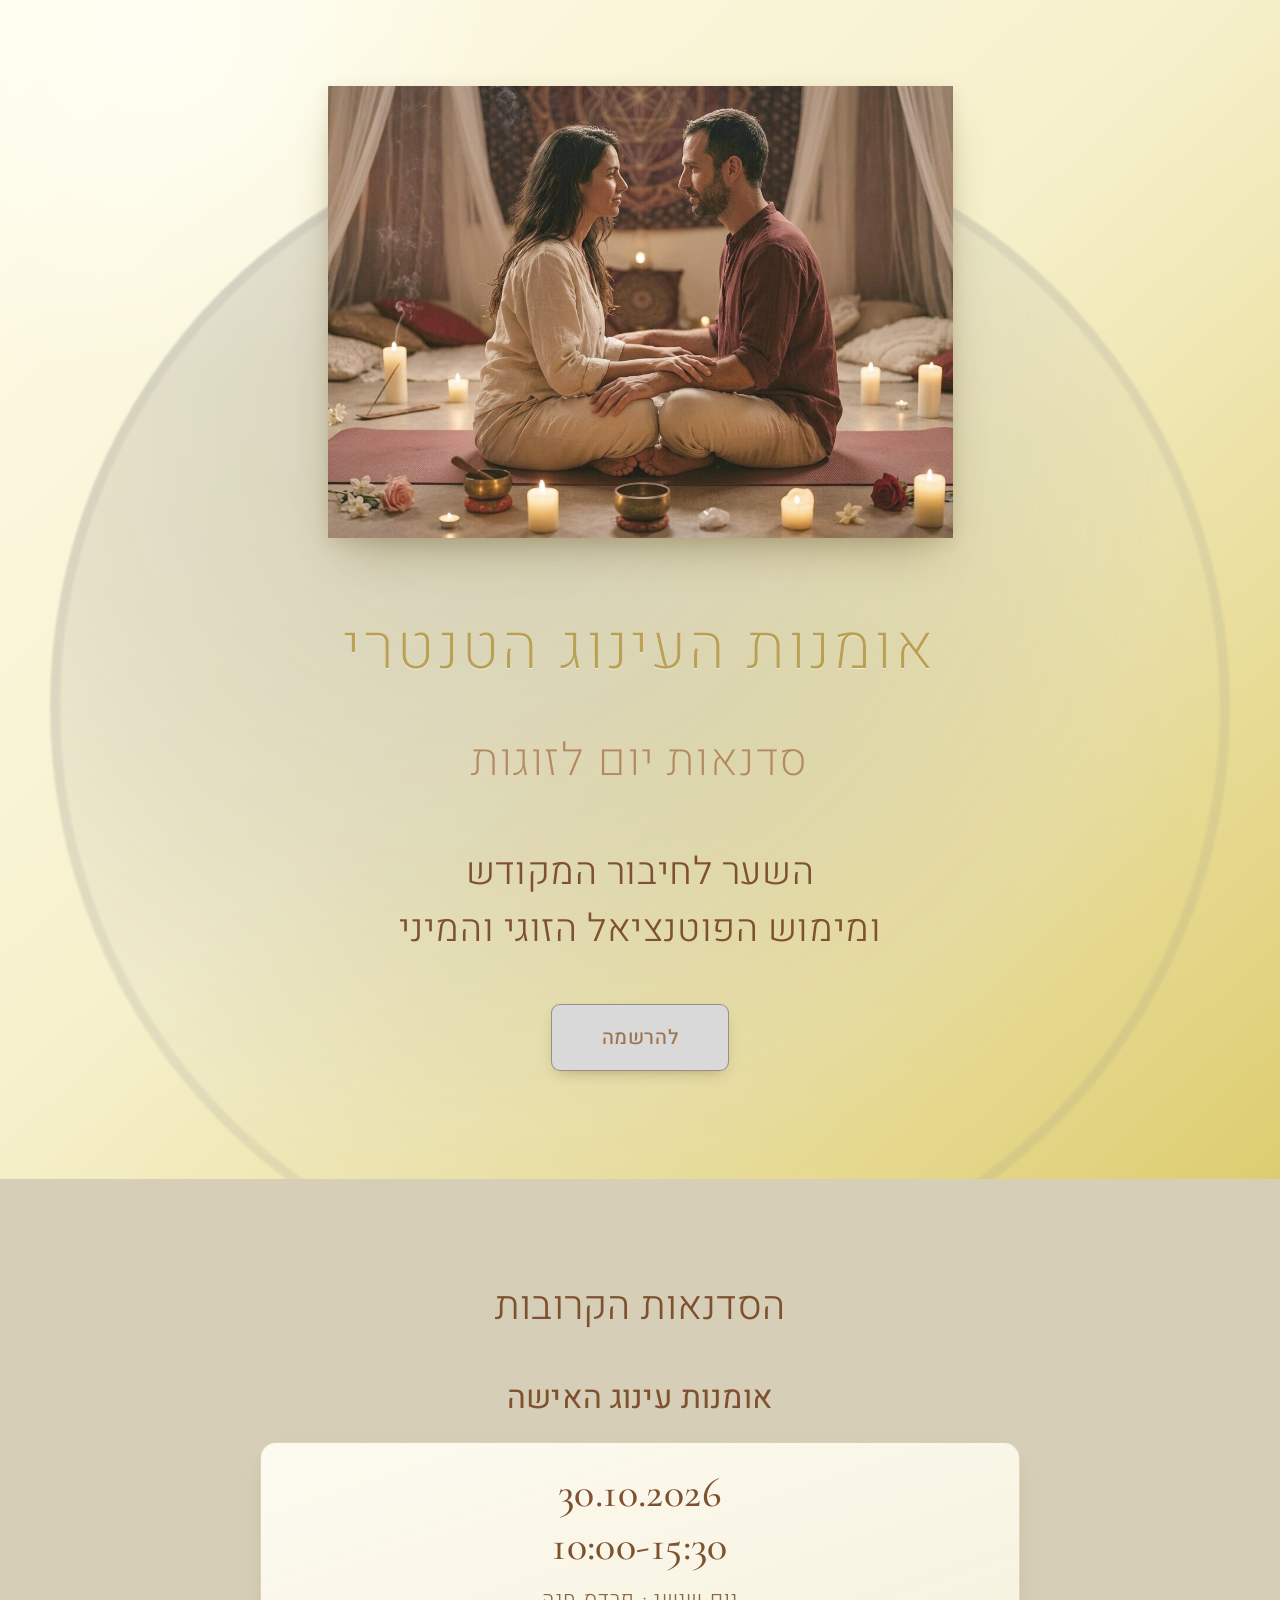
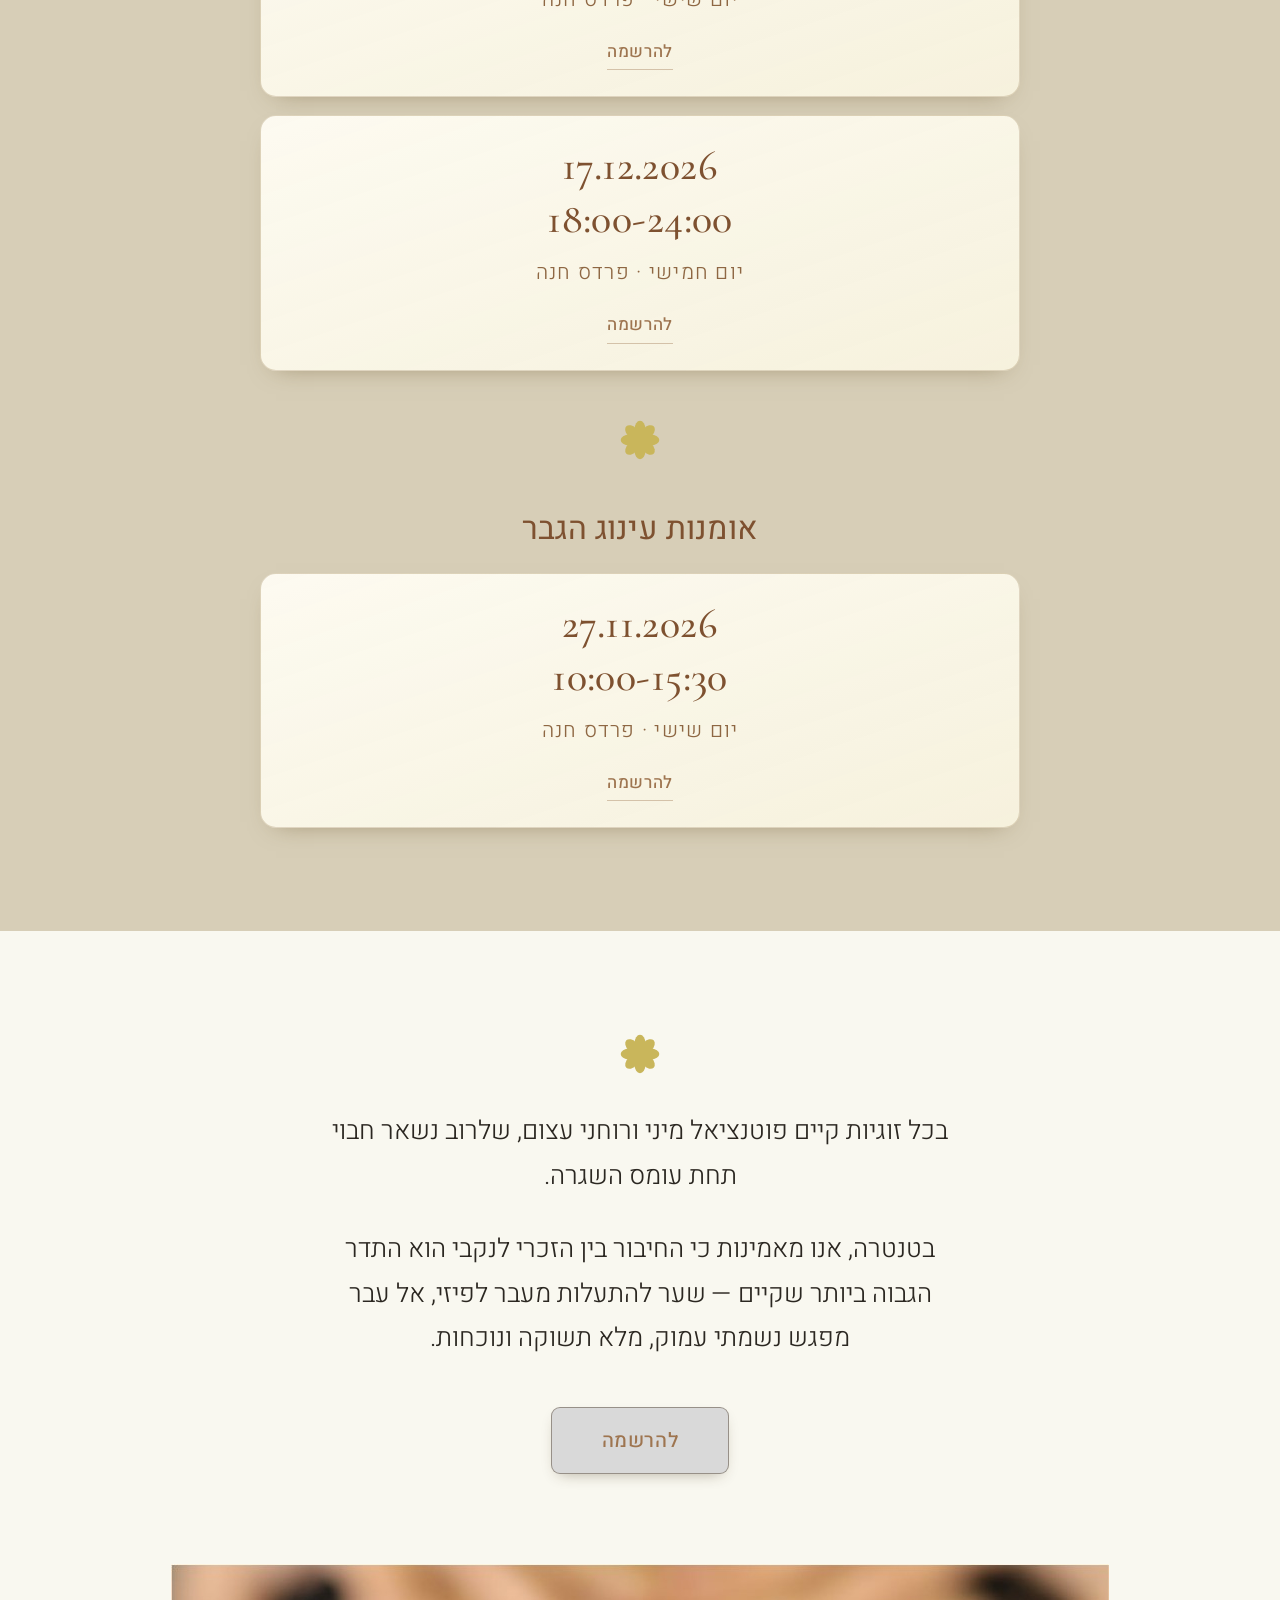
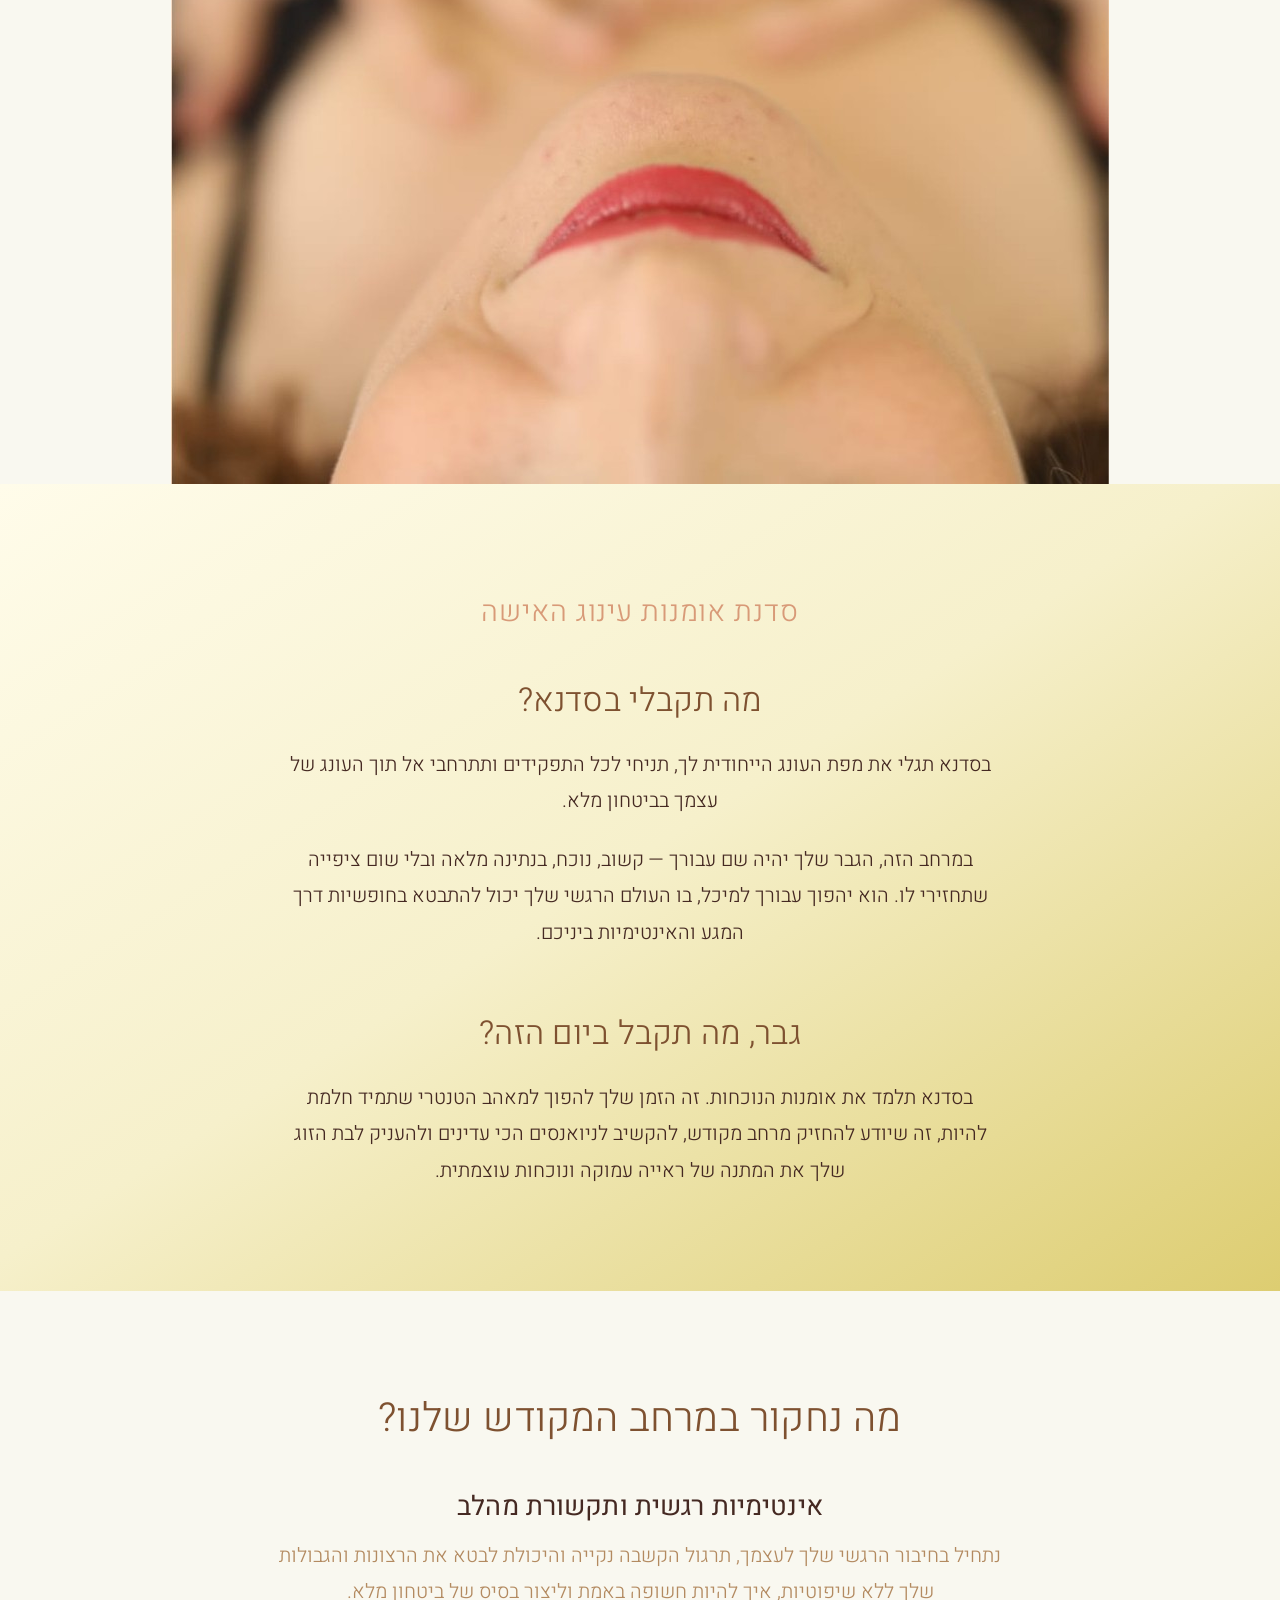
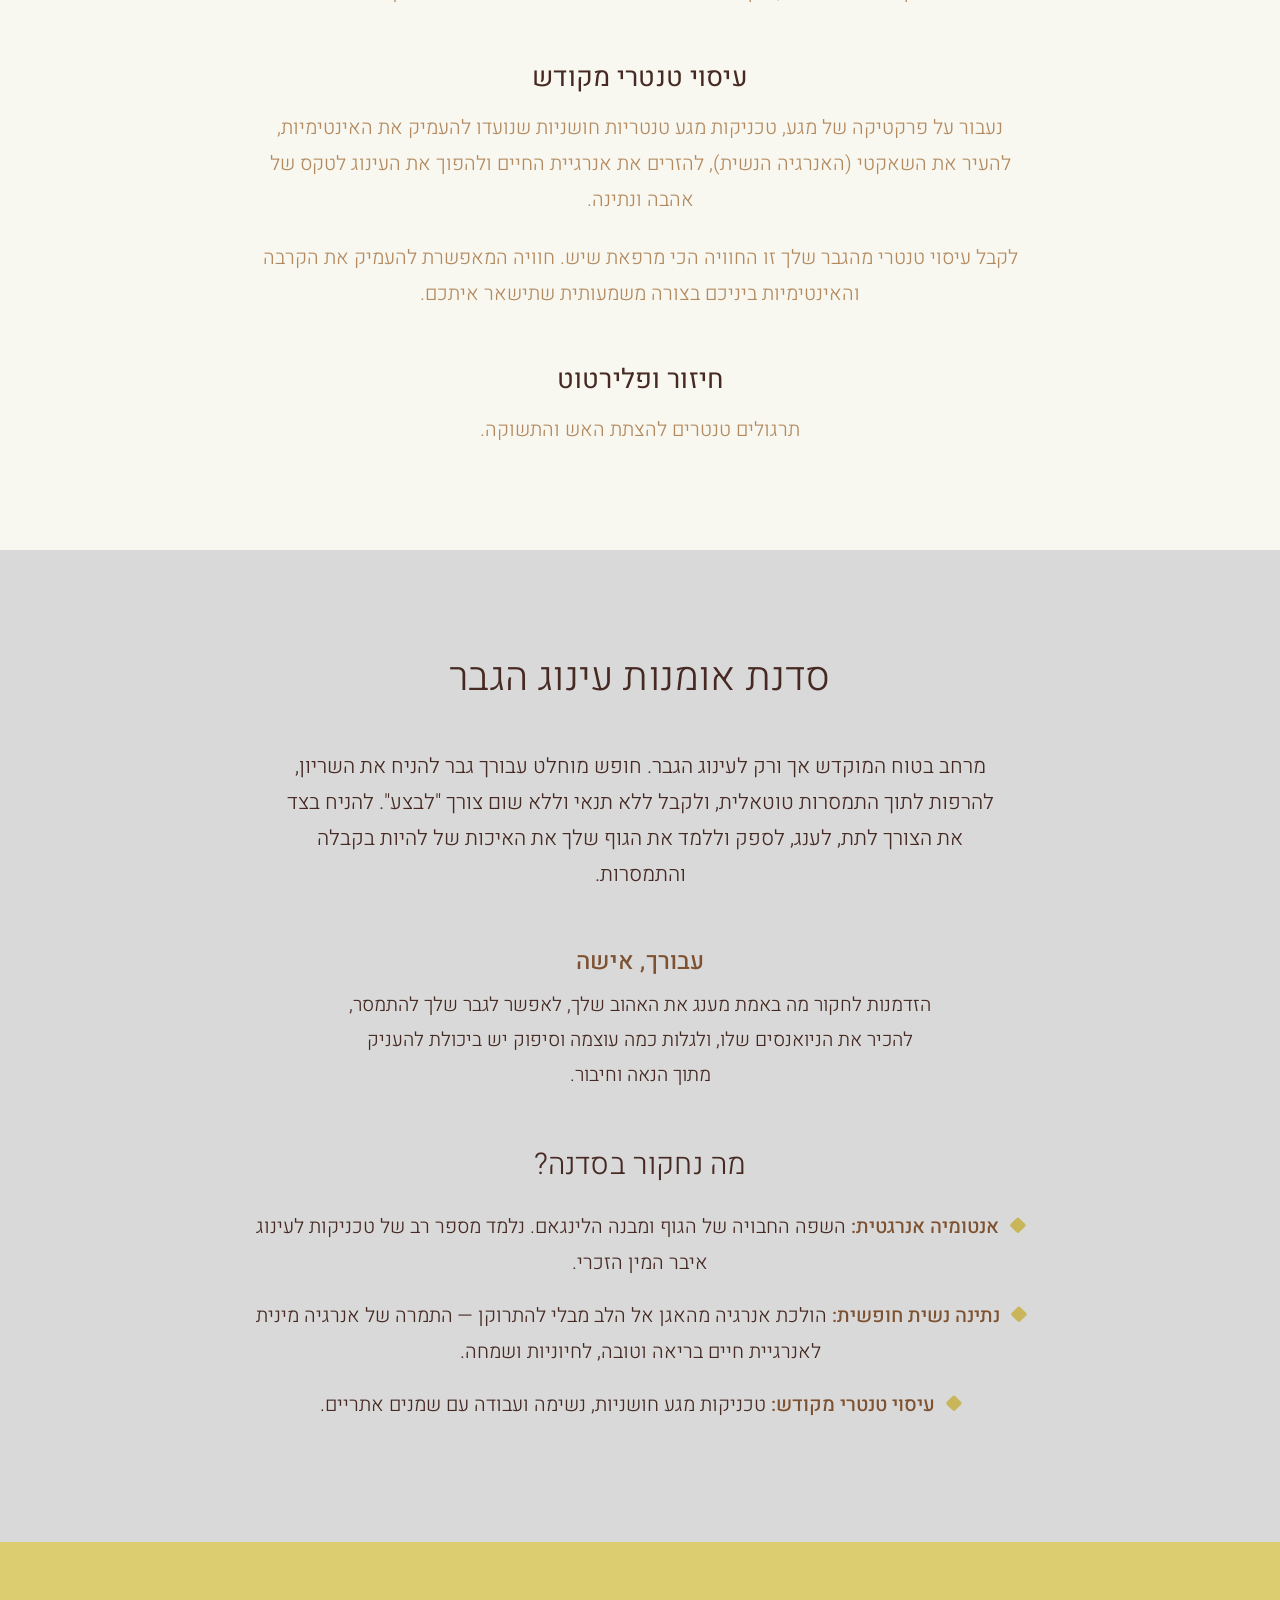
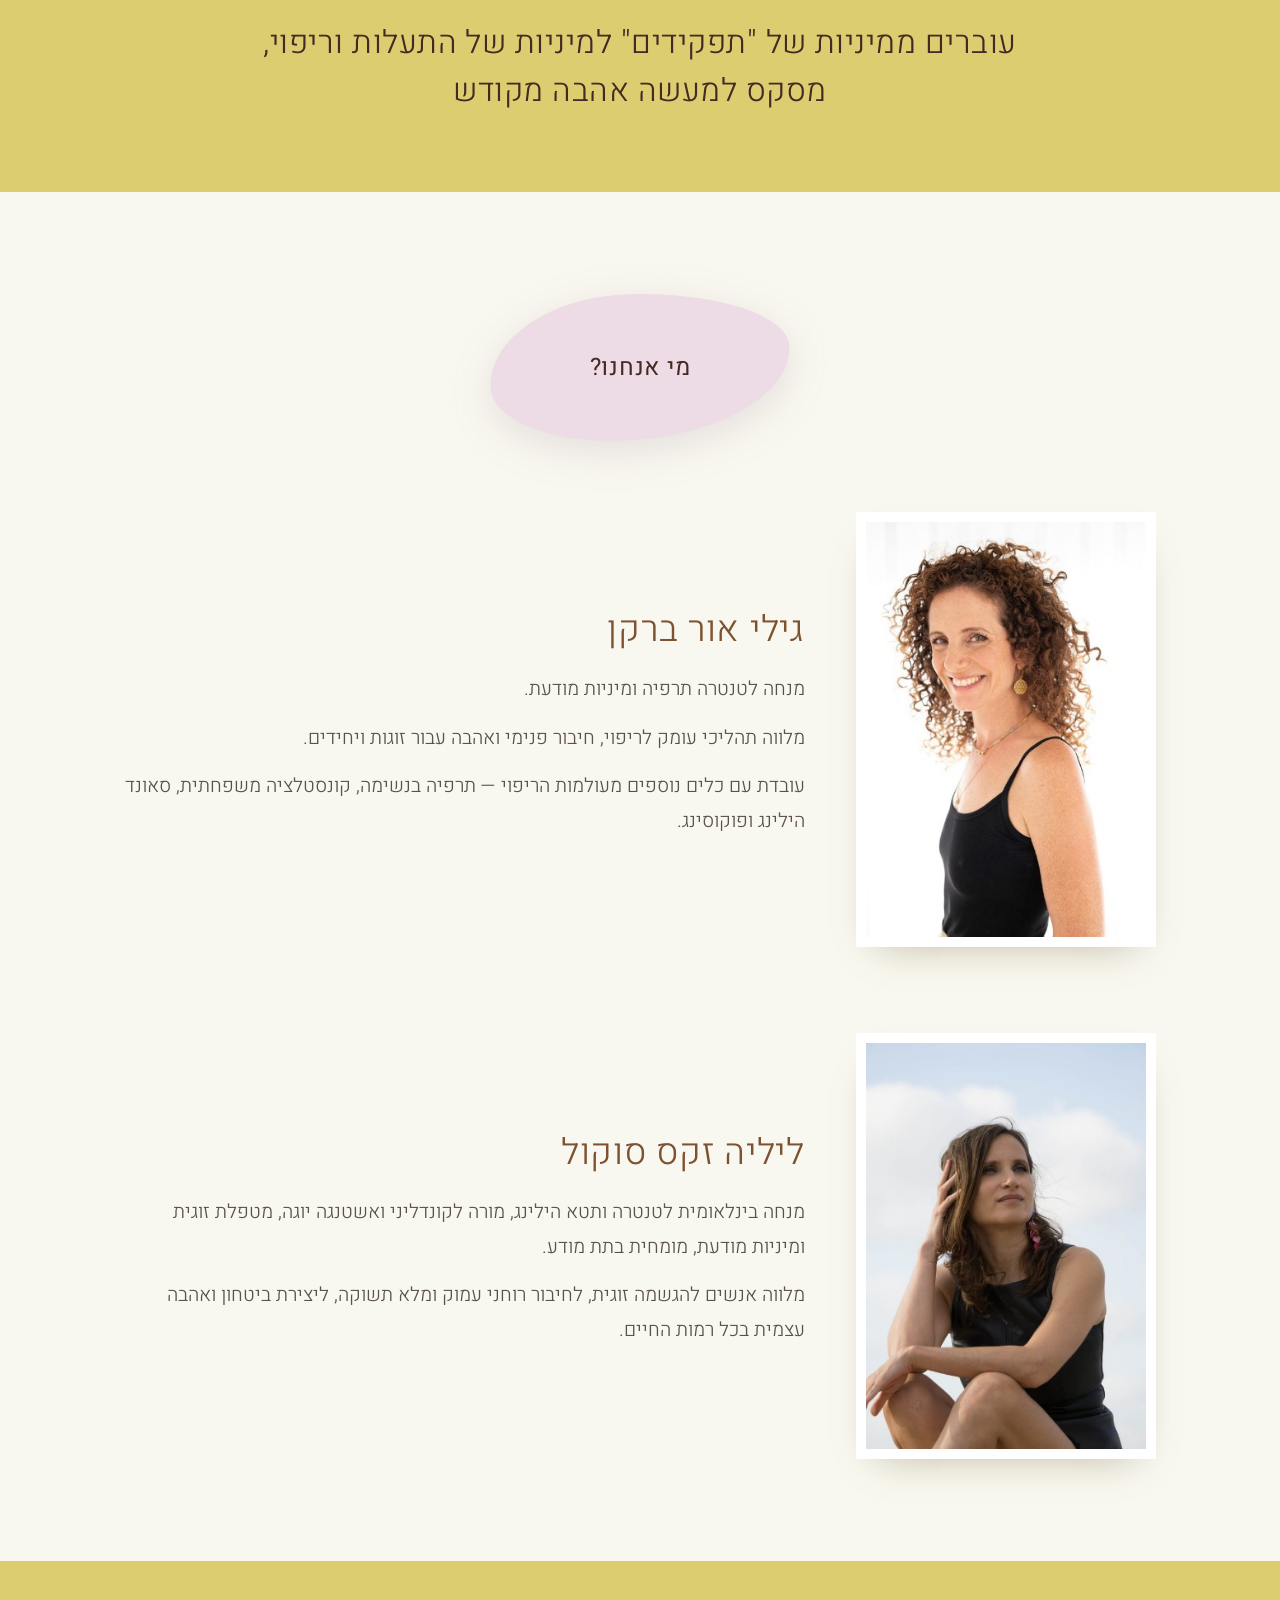
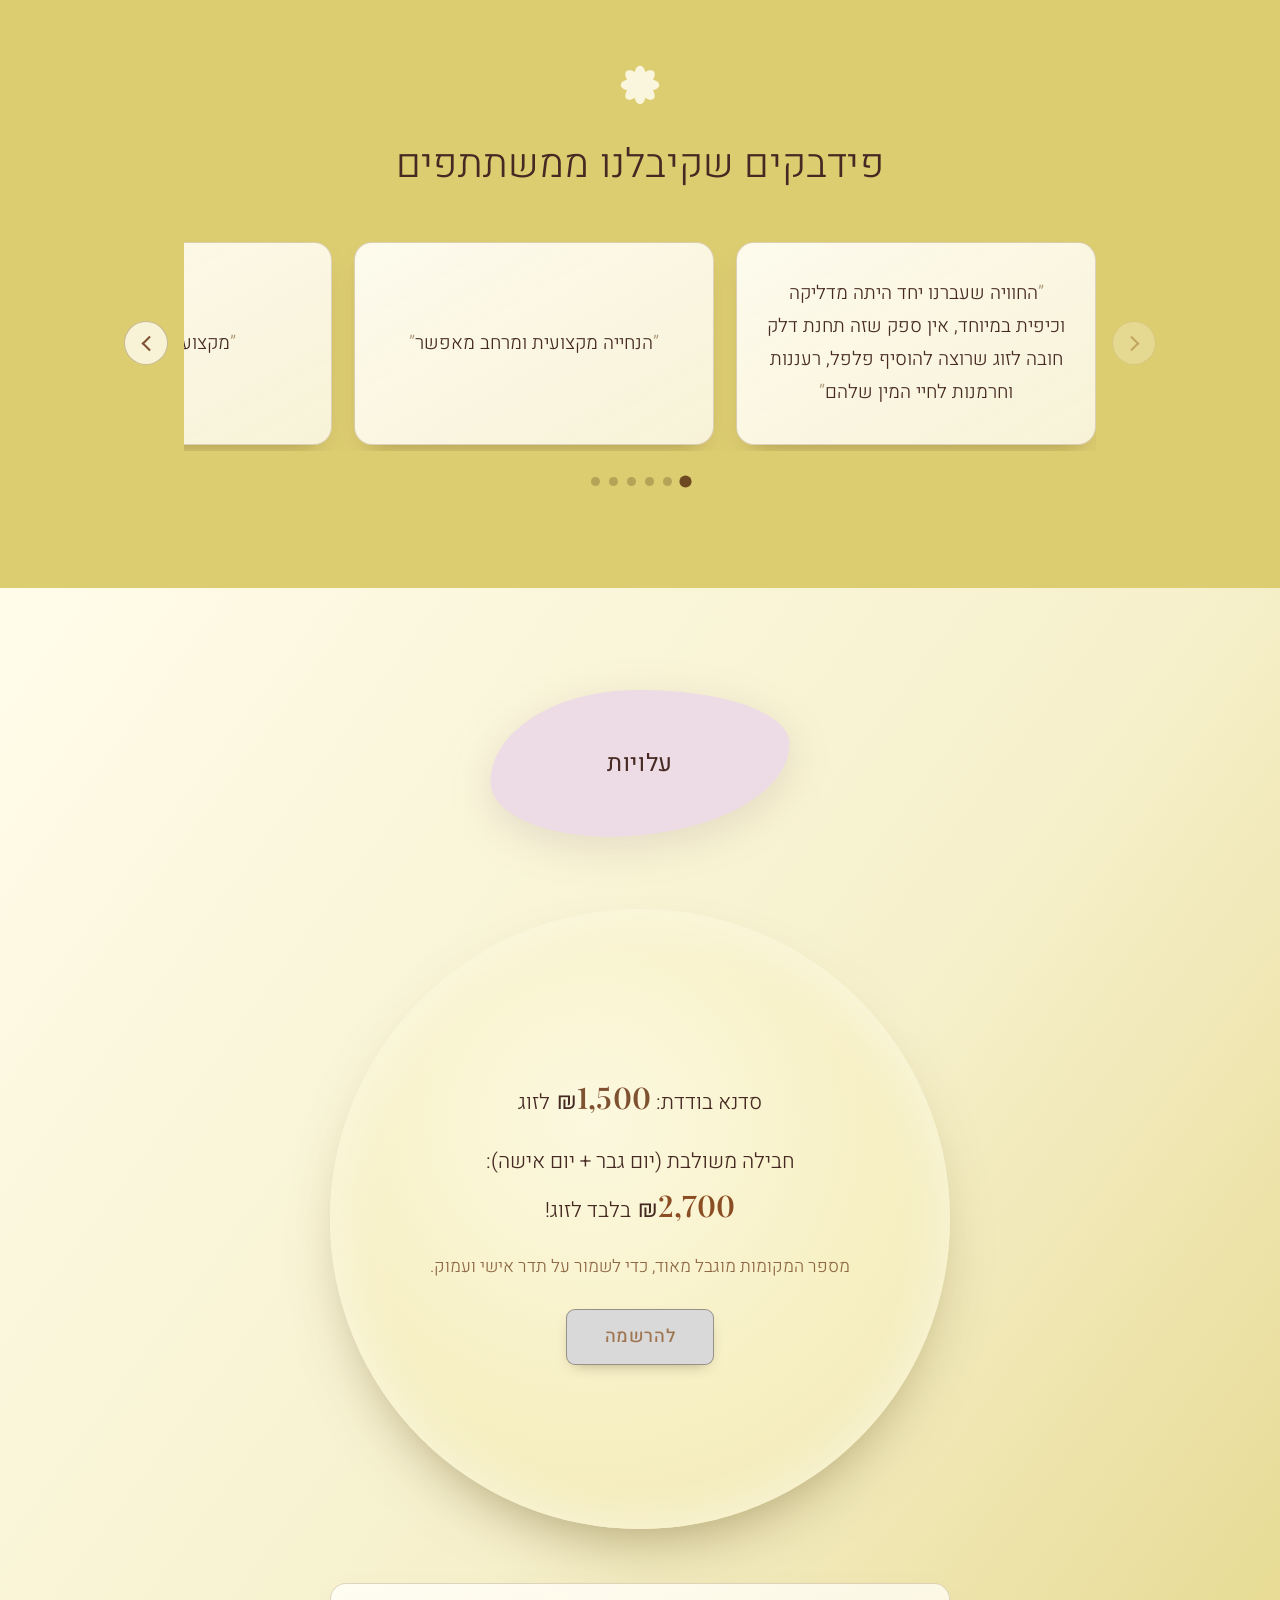
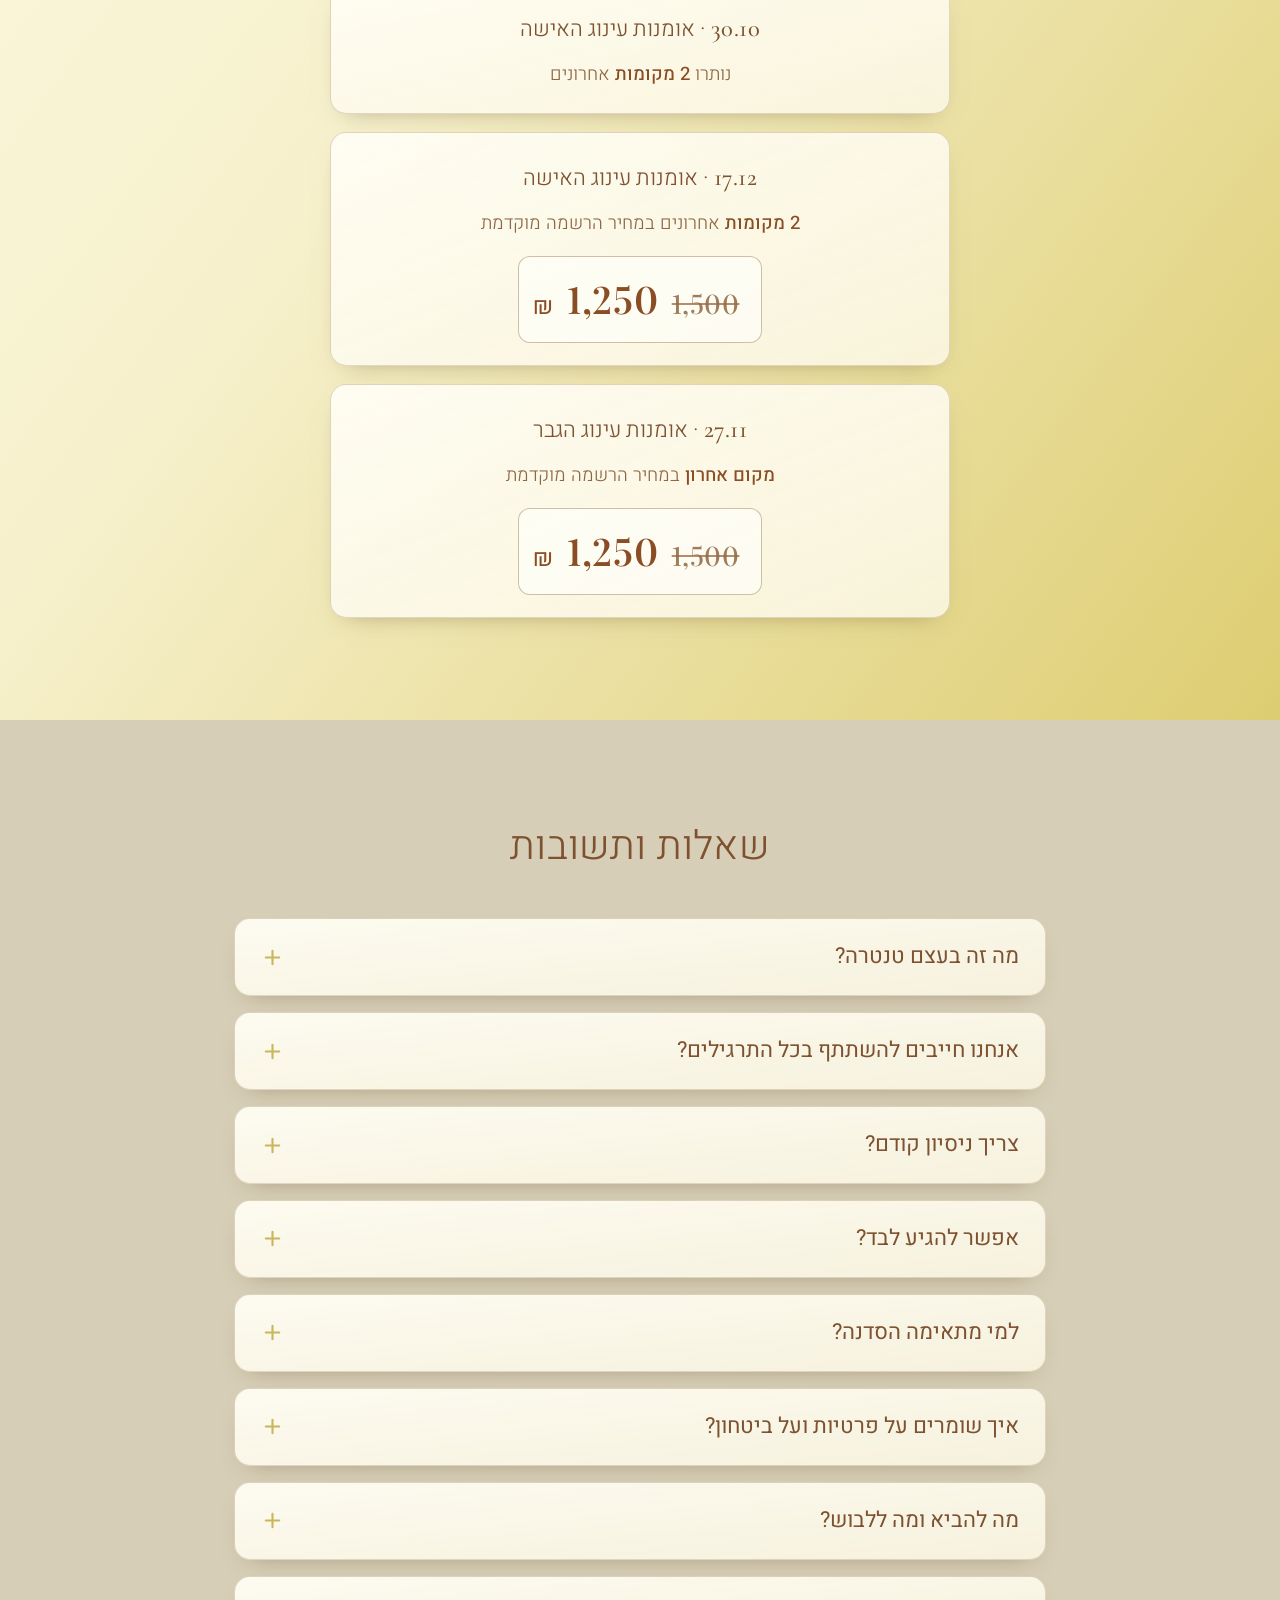
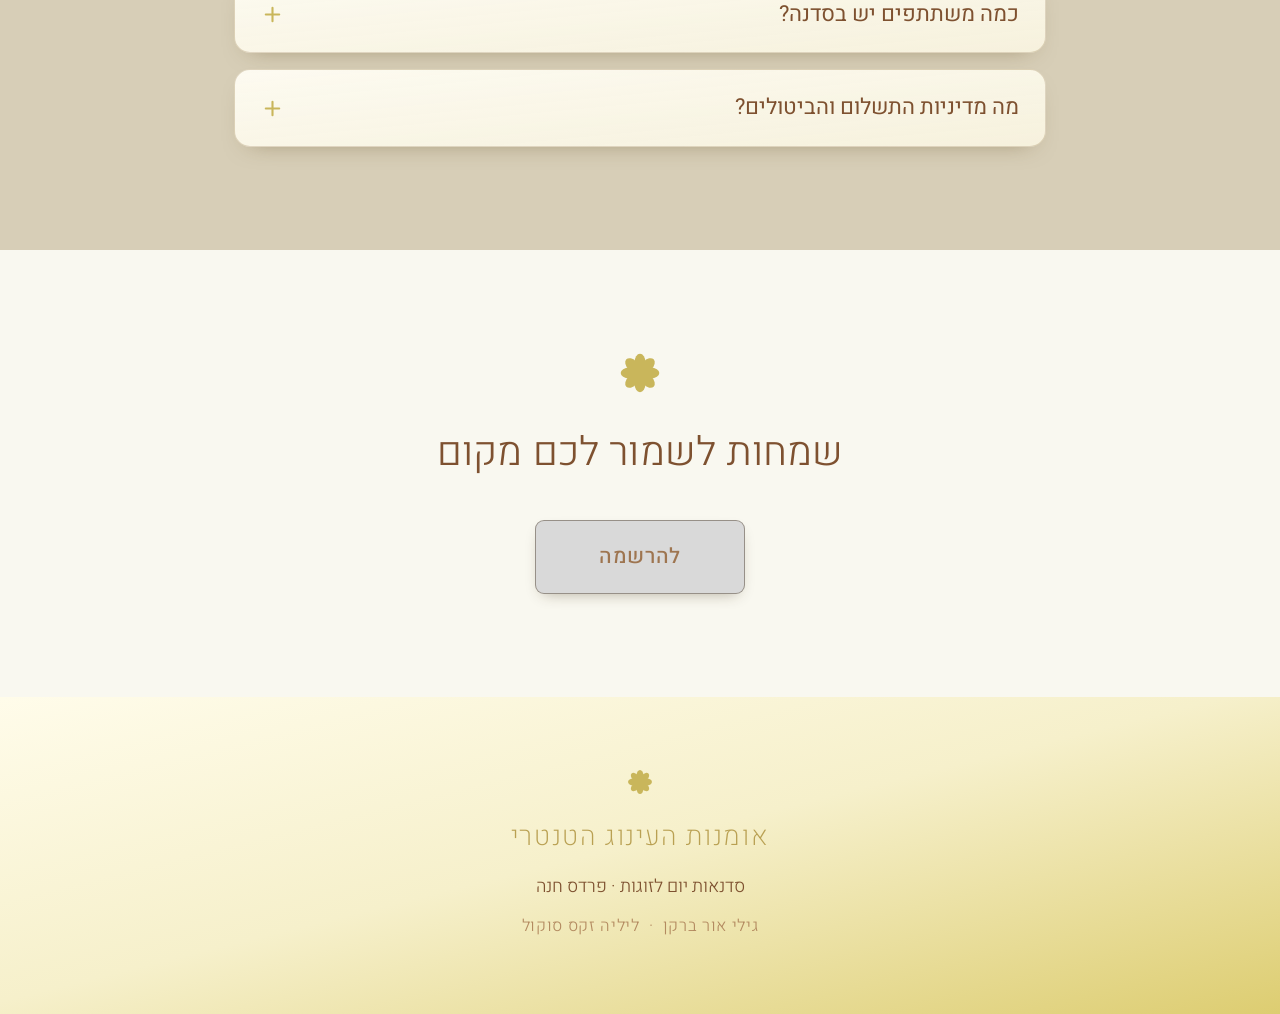
<file: tantra/index.html>
<!DOCTYPE html>
<html lang="he" dir="rtl">
<head>
<meta charset="UTF-8">
<meta name="viewport" content="width=device-width, initial-scale=1, viewport-fit=cover">
<meta name="theme-color" content="#F9F8F0">
<title>אומנות העינוג הטנטרי · סדנאות יום לזוגות</title>
<meta name="description" content="אומנות העינוג הטנטרי — סדנאות יום לזוגות בפרדס חנה. השער לחיבור המקודש ומימוש הפוטנציאל הזוגי והמיני. בהנחיית גילי אור ברקן וליליה זקס סוקול.">
<meta property="og:title" content="אומנות העינוג הטנטרי · סדנאות יום לזוגות">
<meta property="og:description" content="השער לחיבור המקודש ומימוש הפוטנציאל הזוגי והמיני.">
<meta property="og:type" content="website">
<meta property="og:image" content="images/hero-couple.jpg">
<meta property="og:locale" content="he_IL">
<link rel="icon" href="data:image/svg+xml,<svg xmlns='http://www.w3.org/2000/svg' viewBox='0 0 32 32'><circle cx='16' cy='16' r='14' fill='%23DDCD71'/><circle cx='16' cy='16' r='4' fill='%23FFFCEA'/></svg>">
<link rel="preconnect" href="https://fonts.googleapis.com">
<link rel="preconnect" href="https://fonts.gstatic.com" crossorigin>
<link href="https://fonts.googleapis.com/css2?family=Heebo:wght@200;300;400;500;700&family=Cormorant+Garamond:wght@300;400;500&family=Playfair+Display:wght@500;600&display=swap" rel="stylesheet">
<link rel="stylesheet" href="styles.css">
</head>
<body>

<!-- ============ מסך פתיחה ============ -->
<header class="hero" id="top">
  <div class="hero__glow" aria-hidden="true"></div>
  <div class="hero__orb" aria-hidden="true"></div>

  <div class="hero__inner">
    <figure class="hero__photo reveal">
      <img src="images/hero-couple.jpg" alt="זוג יושב זה מול זה במרחב הסדנה, מוקף בנרות" width="1062" height="768" fetchpriority="high" decoding="async">
    </figure>

    <div class="hero__titles">
      <h1 class="reveal">אומנות העינוג הטנטרי</h1>
      <p class="hero__kicker reveal" data-delay="1">סדנאות יום לזוגות</p>
      <p class="hero__gate reveal" data-delay="2">
        השער לחיבור המקודש<br>
        ומימוש הפוטנציאל הזוגי והמיני
      </p>
      <a class="btn reveal" data-delay="3" href="https://wa.me/972544799145?text=%D7%94%D7%99%D7%99%20%D7%92%D7%99%D7%9C%D7%99%20%D7%95%D7%9C%D7%99%D7%9C%D7%99%D7%94%F0%9F%8C%B8%0A%D7%90%D7%A0%D7%95%20%D7%9E%D7%AA%D7%A2%D7%A0%D7%99%D7%99%D7%A0%D7%99%D7%9D%20%D7%91%D7%A1%D7%93%D7%A0%D7%94%20%D7%94%D7%96%D7%95%D7%92%D7%99%D7%AA%0A%D7%A0%D7%A9%D7%9E%D7%97%20%D7%9C%D7%A7%D7%91%D7%9C%20%D7%A4%D7%A8%D7%98%D7%99%D7%9D%20%D7%95%D7%9C%D7%A9%D7%A8%D7%99%D7%99%D7%9F%20%D7%9E%D7%A7%D7%95%D7%9D%20%F0%9F%92%97&app_absent=0" target="_blank" rel="noopener">להרשמה</a>
    </div>
  </div>
</header>

<!-- ============ הסדנאות הקרובות ============ -->
<section class="band band--taupe dates" id="dates">
  <div class="wrap">
    <h2 class="band__title reveal">הסדנאות הקרובות</h2>

    <div class="dates__grid">
      <article class="datecard reveal">
        <h3>אומנות עינוג האישה</h3>
        <div class="slots">
          <a class="slot" href="https://wa.me/972544799145?text=%D7%94%D7%99%D7%99%20%D7%92%D7%99%D7%9C%D7%99%20%D7%95%D7%9C%D7%99%D7%9C%D7%99%D7%94%F0%9F%8C%B8%0A%D7%90%D7%A0%D7%95%20%D7%9E%D7%AA%D7%A2%D7%A0%D7%99%D7%99%D7%A0%D7%99%D7%9D%20%D7%91%D7%A1%D7%93%D7%A0%D7%94%20%D7%94%D7%96%D7%95%D7%92%D7%99%D7%AA%20%E2%80%93%20%D7%90%D7%95%D7%9E%D7%A0%D7%95%D7%AA%20%D7%A2%D7%99%D7%A0%D7%95%D7%92%20%D7%94%D7%90%D7%99%D7%A9%D7%94%2C%2030.10.2026%0A%D7%A0%D7%A9%D7%9E%D7%97%20%D7%9C%D7%A7%D7%91%D7%9C%20%D7%A4%D7%A8%D7%98%D7%99%D7%9D%20%D7%95%D7%9C%D7%A9%D7%A8%D7%99%D7%99%D7%9F%20%D7%9E%D7%A7%D7%95%D7%9D%20%F0%9F%92%97&app_absent=0" target="_blank" rel="noopener" aria-label="הרשמה לסדנה בתאריך 30.10.2026">
            <span class="slot__date num">30.10.2026</span>
            <span class="slot__time num">10:00-15:30</span>
            <span class="slot__place">יום שישי · פרדס חנה</span>
            <span class="slot__cta">להרשמה</span>
          </a>
          <a class="slot" href="https://wa.me/972544799145?text=%D7%94%D7%99%D7%99%20%D7%92%D7%99%D7%9C%D7%99%20%D7%95%D7%9C%D7%99%D7%9C%D7%99%D7%94%F0%9F%8C%B8%0A%D7%90%D7%A0%D7%95%20%D7%9E%D7%AA%D7%A2%D7%A0%D7%99%D7%99%D7%A0%D7%99%D7%9D%20%D7%91%D7%A1%D7%93%D7%A0%D7%94%20%D7%94%D7%96%D7%95%D7%92%D7%99%D7%AA%20%E2%80%93%20%D7%90%D7%95%D7%9E%D7%A0%D7%95%D7%AA%20%D7%A2%D7%99%D7%A0%D7%95%D7%92%20%D7%94%D7%90%D7%99%D7%A9%D7%94%2C%2017.12.2026%0A%D7%A0%D7%A9%D7%9E%D7%97%20%D7%9C%D7%A7%D7%91%D7%9C%20%D7%A4%D7%A8%D7%98%D7%99%D7%9D%20%D7%95%D7%9C%D7%A9%D7%A8%D7%99%D7%99%D7%9F%20%D7%9E%D7%A7%D7%95%D7%9D%20%F0%9F%92%97&app_absent=0" target="_blank" rel="noopener" aria-label="הרשמה לסדנה בתאריך 17.12.2026">
            <span class="slot__date num">17.12.2026</span>
            <span class="slot__time num">18:00-24:00</span>
            <span class="slot__place">יום חמישי · פרדס חנה</span>
            <span class="slot__cta">להרשמה</span>
          </a>
        </div>
      </article>

      <div class="flower flower--divider reveal" aria-hidden="true"></div>

      <article class="datecard reveal">
        <h3>אומנות עינוג הגבר</h3>
        <div class="slots">
          <a class="slot" href="https://wa.me/972544799145?text=%D7%94%D7%99%D7%99%20%D7%92%D7%99%D7%9C%D7%99%20%D7%95%D7%9C%D7%99%D7%9C%D7%99%D7%94%F0%9F%8C%B8%0A%D7%90%D7%A0%D7%95%20%D7%9E%D7%AA%D7%A2%D7%A0%D7%99%D7%99%D7%A0%D7%99%D7%9D%20%D7%91%D7%A1%D7%93%D7%A0%D7%94%20%D7%94%D7%96%D7%95%D7%92%D7%99%D7%AA%20%E2%80%93%20%D7%90%D7%95%D7%9E%D7%A0%D7%95%D7%AA%20%D7%A2%D7%99%D7%A0%D7%95%D7%92%20%D7%94%D7%92%D7%91%D7%A8%2C%2027.11.2026%0A%D7%A0%D7%A9%D7%9E%D7%97%20%D7%9C%D7%A7%D7%91%D7%9C%20%D7%A4%D7%A8%D7%98%D7%99%D7%9D%20%D7%95%D7%9C%D7%A9%D7%A8%D7%99%D7%99%D7%9F%20%D7%9E%D7%A7%D7%95%D7%9D%20%F0%9F%92%97&app_absent=0" target="_blank" rel="noopener" aria-label="הרשמה לסדנה בתאריך 27.11.2026">
            <span class="slot__date num">27.11.2026</span>
            <span class="slot__time num">10:00-15:30</span>
            <span class="slot__place">יום שישי · פרדס חנה</span>
            <span class="slot__cta">להרשמה</span>
          </a>
        </div>
      </article>
    </div>
  </div>
</section>

<!-- ============ פתח דבר ============ -->
<section class="band band--cream intro">
  <div class="wrap wrap--narrow">
    <div class="flower reveal" aria-hidden="true"></div>
    <p class="lead reveal">
      בכל זוגיות קיים פוטנציאל מיני ורוחני עצום, שלרוב נשאר חבוי תחת עומס השגרה.
    </p>
    <p class="lead reveal">
      בטנטרה, אנו מאמינות כי החיבור בין הזכרי לנקבי הוא התדר הגבוה ביותר שקיים —
      שער להתעלות מעבר לפיזי, אל עבר מפגש נשמתי עמוק, מלא תשוקה ונוכחות.
    </p>
    <div class="center reveal"><a class="btn" href="https://wa.me/972544799145?text=%D7%94%D7%99%D7%99%20%D7%92%D7%99%D7%9C%D7%99%20%D7%95%D7%9C%D7%99%D7%9C%D7%99%D7%94%F0%9F%8C%B8%0A%D7%90%D7%A0%D7%95%20%D7%9E%D7%AA%D7%A2%D7%A0%D7%99%D7%99%D7%A0%D7%99%D7%9D%20%D7%91%D7%A1%D7%93%D7%A0%D7%94%20%D7%94%D7%96%D7%95%D7%92%D7%99%D7%AA%0A%D7%A0%D7%A9%D7%9E%D7%97%20%D7%9C%D7%A7%D7%91%D7%9C%20%D7%A4%D7%A8%D7%98%D7%99%D7%9D%20%D7%95%D7%9C%D7%A9%D7%A8%D7%99%D7%99%D7%9F%20%D7%9E%D7%A7%D7%95%D7%9D%20%F0%9F%92%97&app_absent=0" target="_blank" rel="noopener">להרשמה</a></div>
  </div>

  <figure class="photo photo--wide reveal">
    <img src="images/face-closeup.jpg" alt="פנים של אישה ברגע של רוגע והתמסרות" width="938" height="520" loading="lazy" decoding="async">
  </figure>
</section>

<!-- ============ סדנת אומנות עינוג האישה ============ -->
<section class="band band--gradient woman" id="woman">
  <div class="wrap wrap--narrow">
    <p class="eyebrow reveal">סדנת אומנות עינוג האישה</p>

    <div class="qa reveal">
      <h2>מה תקבלי בסדנא?</h2>
      <p>
        בסדנא תגלי את מפת העונג הייחודית לך, תניחי לכל התפקידים ותתרחבי אל תוך העונג של עצמך
        בביטחון מלא.
      </p>
      <p>
        במרחב הזה, הגבר שלך יהיה שם עבורך — קשוב, נוכח, בנתינה מלאה ובלי שום ציפייה שתחזירי לו.
        הוא יהפוך עבורך למיכל, בו העולם הרגשי שלך יכול להתבטא בחופשיות דרך המגע והאינטימיות ביניכם.
      </p>
    </div>

    <div class="qa reveal">
      <h2>גבר, מה תקבל ביום הזה?</h2>
      <p>
        בסדנא תלמד את אומנות הנוכחות. זה הזמן שלך להפוך למאהב הטנטרי שתמיד חלמת להיות,
        זה שיודע להחזיק מרחב מקודש, להקשיב לניואנסים הכי עדינים ולהעניק לבת הזוג שלך
        את המתנה של ראייה עמוקה ונוכחות עוצמתית.
      </p>
    </div>
  </div>
</section>

<!-- ============ מה נחקור ============ -->
<section class="band band--cream explore">
  <div class="wrap wrap--narrow">
    <h2 class="band__title reveal">מה נחקור במרחב המקודש שלנו?</h2>

    <div class="explore__list">
      <article class="topic reveal">
        <h3>אינטימיות רגשית ותקשורת מהלב</h3>
        <p>
          נתחיל בחיבור הרגשי שלך לעצמך, תרגול הקשבה נקייה והיכולת לבטא את הרצונות
          והגבולות שלך ללא שיפוטיות, איך להיות חשופה באמת וליצור בסיס של ביטחון מלא.
        </p>
      </article>

      <article class="topic reveal">
        <h3>עיסוי טנטרי מקודש</h3>
        <p>
          נעבור על פרקטיקה של מגע, טכניקות מגע טנטריות חושניות שנועדו להעמיק את האינטימיות,
          להעיר את השאקטי (האנרגיה הנשית), להזרים את אנרגיית החיים ולהפוך את העינוג
          לטקס של אהבה ונתינה.
        </p>
        <p>
          לקבל עיסוי טנטרי מהגבר שלך זו החוויה הכי מרפאת שיש. חוויה המאפשרת להעמיק
          את הקרבה והאינטימיות ביניכם בצורה משמעותית שתישאר איתכם.
        </p>
      </article>

      <article class="topic reveal">
        <h3>חיזור ופלירטוט</h3>
        <p>תרגולים טנטרים להצתת האש והתשוקה.</p>
      </article>
    </div>
  </div>
</section>

<!-- ============ סדנת אומנות עינוג הגבר ============ -->
<section class="band band--silver man" id="man">
  <div class="wrap wrap--narrow">
    <h2 class="band__title reveal">סדנת אומנות עינוג הגבר</h2>

    <p class="lead lead--sm reveal">
      מרחב בטוח המוקדש אך ורק לעינוג הגבר. חופש מוחלט עבורך גבר להניח את השריון,
      להרפות לתוך התמסרות טוטאלית, ולקבל ללא תנאי וללא שום צורך "לבצע".
      להניח בצד את הצורך לתת, לענג, לספק וללמד את הגוף שלך את האיכות
      של להיות בקבלה והתמסרות.
    </p>

    <div class="pair pair--single">
      <article class="pair__col reveal">
        <h3>עבורך, אישה</h3>
        <p>
          הזדמנות לחקור מה באמת מענג את האהוב שלך, לאפשר לגבר שלך להתמסר,
          להכיר את הניואנסים שלו, ולגלות כמה עוצמה וסיפוק יש ביכולת להעניק
          מתוך הנאה וחיבור.
        </p>
      </article>
    </div>

    <h3 class="sub-title reveal">מה נחקור בסדנה?</h3>
    <ul class="gems">
      <li class="reveal"><strong>אנטומיה אנרגטית:</strong> השפה החבויה של הגוף ומבנה הלינגאם. נלמד מספר רב של טכניקות לעינוג איבר המין הזכרי.</li>
      <li class="reveal"><strong>נתינה נשית חופשית:</strong> הולכת אנרגיה מהאגן אל הלב מבלי להתרוקן — התמרה של אנרגיה מינית לאנרגיית חיים בריאה וטובה, לחיוניות ושמחה.</li>
      <li class="reveal"><strong>עיסוי טנטרי מקודש:</strong> טכניקות מגע חושניות, נשימה ועבודה עם שמנים אתריים.</li>
    </ul>
  </div>
</section>

<!-- ============ משפט מפתח ============ -->
<section class="band band--gold statement">
  <div class="wrap">
    <p class="reveal">עוברים ממיניות של "תפקידים" למיניות של התעלות וריפוי,<br>
      מסקס למעשה אהבה מקודש</p>
  </div>
</section>

<!-- ============ מי אנחנו ============ -->
<section class="band band--cream team" id="team">
  <div class="wrap">
    <div class="blob reveal"><span>מי אנחנו?</span></div>

    <article class="person reveal">
      <figure class="person__photo">
        <img src="images/gili.jpg" alt="גילי אור ברקן" width="340" height="503" loading="lazy" decoding="async">
      </figure>
      <div class="person__text">
        <h3>גילי אור ברקן</h3>
        <p>מנחה לטנטרה תרפיה ומיניות מודעת.</p>
        <p>מלווה תהליכי עומק לריפוי, חיבור פנימי ואהבה עבור זוגות ויחידים.</p>
        <p>עובדת עם כלים נוספים מעולמות הריפוי — תרפיה בנשימה, קונסטלציה משפחתית, סאונד הילינג ופוקוסינג.</p>
      </div>
    </article>

    <article class="person person--flip reveal">
      <figure class="person__photo">
        <img src="images/lilia.jpg" alt="ליליה זקס סוקול" width="328" height="476" loading="lazy" decoding="async">
      </figure>
      <div class="person__text">
        <h3>ליליה זקס סוקול</h3>
        <p>מנחה בינלאומית לטנטרה ותטא הילינג, מורה לקונדליני ואשטנגה יוגה, מטפלת זוגית ומיניות מודעת, מומחית בתת מודע.</p>
        <p>מלווה אנשים להגשמה זוגית, לחיבור רוחני עמוק ומלא תשוקה, ליצירת ביטחון ואהבה עצמית בכל רמות החיים.</p>
      </div>
    </article>
  </div>
</section>

<!-- ============ פידבקים ============ -->
<section class="band band--gold voices" id="voices">
  <div class="wrap">
    <div class="flower flower--light reveal" aria-hidden="true"></div>
    <h2 class="band__title band__title--onGold reveal">פידבקים שקיבלנו ממשתתפים</h2>

    <div class="voices__wrap reveal">
      <button class="voices__arrow voices__arrow--prev" type="button" aria-label="לפידבק הקודם"></button>

      <div class="voices__track" id="voicesTrack" tabindex="0"
           aria-label="פידבקים ממשתתפים, ניתן לדפדף לצדדים">
        <figure class="voice" role="group" aria-roledescription="פידבק" aria-label="פידבק 1 מתוך 6">
          <blockquote>החוויה שעברנו יחד היתה מדליקה וכיפית במיוחד, אין ספק שזה תחנת דלק חובה לזוג שרוצה להוסיף פלפל, רעננות וחרמנות לחיי המין שלהם</blockquote>
        </figure>
        <figure class="voice" role="group" aria-roledescription="פידבק" aria-label="פידבק 2 מתוך 6">
          <blockquote>הנחייה מקצועית ומרחב מאפשר</blockquote>
        </figure>
        <figure class="voice" role="group" aria-roledescription="פידבק" aria-label="פידבק 3 מתוך 6">
          <blockquote>מקצועי מדוייק מרתק</blockquote>
        </figure>
        <figure class="voice" role="group" aria-roledescription="פידבק" aria-label="פידבק 4 מתוך 6">
          <blockquote>היה מושלם! אתן משלימות אחת את השניה בצורה כיפית ומדוייקת. נהננו מכל מילה ורגע</blockquote>
        </figure>
        <figure class="voice" role="group" aria-roledescription="פידבק" aria-label="פידבק 5 מתוך 6">
          <blockquote>חוויה מיוחדת, מומלצת לכל זוג שרוצה לעלות דרגה בקשר. המנחות מעולות, מקצועיות וסבלניות</blockquote>
        </figure>
        <figure class="voice" role="group" aria-roledescription="פידבק" aria-label="פידבק 6 מתוך 6">
          <blockquote>חוויה מעצימה ומטלטלת</blockquote>
        </figure>
      </div>

      <button class="voices__arrow voices__arrow--next" type="button" aria-label="לפידבק הבא"></button>
    </div>

    <div class="voices__dots" id="voicesDots" role="tablist" aria-label="מעבר בין פידבקים"></div>
  </div>
</section>

<!-- ============ עלויות ============ -->
<section class="band band--gradient pricing" id="pricing">
  <div class="wrap">
    <div class="blob reveal"><span>עלויות</span></div>

    <div class="circle reveal">
      <div class="circle__inner">
        <p class="price"><span>סדנא בודדת:</span> <b class="num">1,500</b><span class="num shekel">₪</span> לזוג</p>
        <p class="price price--hl">
          <span>חבילה משולבת <span class="nb">(יום גבר + יום אישה):</span></span>
          <b class="num">2,700</b><span class="num shekel">₪</span> בלבד לזוג!
        </p>
        <p class="note">מספר המקומות מוגבל מאוד, כדי לשמור על תדר אישי ועמוק.</p>
        <a class="btn" href="https://wa.me/972544799145?text=%D7%94%D7%99%D7%99%20%D7%92%D7%99%D7%9C%D7%99%20%D7%95%D7%9C%D7%99%D7%9C%D7%99%D7%94%F0%9F%8C%B8%0A%D7%90%D7%A0%D7%95%20%D7%9E%D7%AA%D7%A2%D7%A0%D7%99%D7%99%D7%A0%D7%99%D7%9D%20%D7%91%D7%A1%D7%93%D7%A0%D7%94%20%D7%94%D7%96%D7%95%D7%92%D7%99%D7%AA%0A%D7%A0%D7%A9%D7%9E%D7%97%20%D7%9C%D7%A7%D7%91%D7%9C%20%D7%A4%D7%A8%D7%98%D7%99%D7%9D%20%D7%95%D7%9C%D7%A9%D7%A8%D7%99%D7%99%D7%9F%20%D7%9E%D7%A7%D7%95%D7%9D%20%F0%9F%92%97&app_absent=0" target="_blank" rel="noopener">להרשמה</a>
      </div>
    </div>

    <div class="spots">
      <article class="spot reveal">
        <p class="spot__when"><span class="num">30.10</span> · אומנות עינוג האישה</p>
        <p class="spot__left">נותרו <b>2 מקומות</b> אחרונים</p>
      </article>

      <article class="spot reveal">
        <p class="spot__when"><span class="num">17.12</span> · אומנות עינוג האישה</p>
        <p class="spot__left"><b>2 מקומות</b> אחרונים במחיר הרשמה מוקדמת</p>
        <p class="pricebox">
          <s class="num">1,500</s>
          <b class="num pricebox__new">1,250</b><span class="num shekel">₪</span>
        </p>
      </article>

      <article class="spot reveal">
        <p class="spot__when"><span class="num">27.11</span> · אומנות עינוג הגבר</p>
        <p class="spot__left"><b>מקום אחרון</b> במחיר הרשמה מוקדמת</p>
        <p class="pricebox">
          <s class="num">1,500</s>
          <b class="num pricebox__new">1,250</b><span class="num shekel">₪</span>
        </p>
      </article>
    </div>
  </div>
</section>

<!-- ============ שאלות ותשובות ============ -->
<section class="band band--taupe faq" id="faq">
  <div class="wrap wrap--narrow">
    <h2 class="band__title reveal">שאלות ותשובות</h2>

    <div class="faq__list">
      <details class="faq-item reveal">
        <summary>מה זה בעצם טנטרה?</summary>
        <div class="faq-a">
          <p>טנטרה היא מסורת עתיקה שמקורה בהודו, שעוסקת בחיבור בין גוף, נשימה, רגש ותודעה. בסדנה נשתמש בכלים מעשיים כמו נשימה, תנועה, מגע מודע ומדיטציה כדי להעמיק את הנוכחות, את ההקשבה ואת החיבור לעצמכם ולבן/בת הזוג.</p>
        </div>
      </details>

      <details class="faq-item reveal">
        <summary>אנחנו חייבים להשתתף בכל התרגילים?</summary>
        <div class="faq-a">
          <p>בסדנה נלמד להקשיב לעצמנו ולעבוד עם הגבולות שלנו, וזה חלק מהתרגול עצמו. גם אם תבחרו לא להשתתף בתרגיל מסוים, תוכלו ללמוד אותו בסדנה ולתרגל אותו אחר כך בבית, בזמן ובקצב שלכם.</p>
        </div>
      </details>

      <details class="faq-item reveal">
        <summary>צריך ניסיון קודם?</summary>
        <div class="faq-a">
          <p>לא. הסדנה מתאימה גם למי שמעולם לא התנסה בטנטרה, מדיטציה או עבודת גוף. היא בנויה בצורה חכמה והדרגתית, שמאפשרת לכם להיכנס לתוך הבועה הזוגית שלכם, כאילו אין אף אחד סביבכם.</p>
        </div>
      </details>

      <details class="faq-item reveal">
        <summary>אפשר להגיע לבד?</summary>
        <div class="faq-a">
          <p>לא. הסדנה מיועדת לזוגות בלבד, וכל העבודה בה נעשית עם בן/בת הזוג שלכם.</p>
        </div>
      </details>

      <details class="faq-item reveal">
        <summary>למי מתאימה הסדנה?</summary>
        <div class="faq-a">
          <p>הקהל שלנו הוא קהל בוגר, מגיל 40 ומעלה, זוגות נשואים או זוגות בפרק ב׳.</p>
        </div>
      </details>

      <details class="faq-item reveal">
        <summary>איך שומרים על פרטיות ועל ביטחון?</summary>
        <div class="faq-a">
          <p>בתחילת הסדנה נגדיר יחד הסכמות ברורות לגבי גבולות, כבוד הדדי וסודיות. מה שמשותף בחדר נשאר בחדר, והמנחה זמין/ה לאורך כל הזמן לכל צורך.</p>
        </div>
      </details>

      <details class="faq-item reveal">
        <summary>מה להביא ומה ללבוש?</summary>
        <div class="faq-a">
          <p>בגדים נוחים שמאפשרים תנועה, ובנוסף:</p>
          <ul class="gems gems--faq">
            <li>2 מגבות קטנות</li>
            <li>סדין יחיד</li>
            <li>קערת נירוסטה קטנה לחימום השמן</li>
            <li>שאל נעים להתכסות בו במעברים</li>
            <li>שמיכה כיפית לכרבול</li>
            <li>בקבוק מים</li>
          </ul>
        </div>
      </details>

      <details class="faq-item reveal">
        <summary>כמה משתתפים יש בסדנה?</summary>
        <div class="faq-a">
          <p>הקבוצה קטנה ואינטימית, כדי לאפשר תשומת לב אישית לכל זוג.</p>
        </div>
      </details>

      <details class="faq-item reveal">
        <summary>מה מדיניות התשלום והביטולים?</summary>
        <div class="faq-a">
          <p>בהרשמה משלמים מקדמה בלבד, שאינה מוחזרת במקרה של ביטול.</p>
        </div>
      </details>
    </div>
  </div>
</section>

<!-- ============ הרשמה ============ -->
<section class="band band--cream registration" id="registration">
  <div class="wrap center">
    <div class="flower reveal" aria-hidden="true"></div>
    <h2 class="band__title reveal">שמחות לשמור לכם מקום</h2>
    <a class="btn btn--lg reveal" href="https://wa.me/972544799145?text=%D7%94%D7%99%D7%99%20%D7%92%D7%99%D7%9C%D7%99%20%D7%95%D7%9C%D7%99%D7%9C%D7%99%D7%94%F0%9F%8C%B8%0A%D7%90%D7%A0%D7%95%20%D7%9E%D7%AA%D7%A2%D7%A0%D7%99%D7%99%D7%A0%D7%99%D7%9D%20%D7%91%D7%A1%D7%93%D7%A0%D7%94%20%D7%94%D7%96%D7%95%D7%92%D7%99%D7%AA%0A%D7%A0%D7%A9%D7%9E%D7%97%20%D7%9C%D7%A7%D7%91%D7%9C%20%D7%A4%D7%A8%D7%98%D7%99%D7%9D%20%D7%95%D7%9C%D7%A9%D7%A8%D7%99%D7%99%D7%9F%20%D7%9E%D7%A7%D7%95%D7%9D%20%F0%9F%92%97&app_absent=0" target="_blank" rel="noopener">להרשמה</a>
  </div>
</section>

<footer class="footer">
  <div class="wrap center">
    <div class="flower flower--sm" aria-hidden="true"></div>
    <p class="footer__title">אומנות העינוג הטנטרי</p>
    <p class="footer__sub">סדנאות יום לזוגות · פרדס חנה</p>
    <p class="footer__names">גילי אור ברקן &nbsp;·&nbsp; ליליה זקס סוקול</p>
  </div>
</footer>

<a class="cta-float" href="https://wa.me/972544799145?text=%D7%94%D7%99%D7%99%20%D7%92%D7%99%D7%9C%D7%99%20%D7%95%D7%9C%D7%99%D7%9C%D7%99%D7%94%F0%9F%8C%B8%0A%D7%90%D7%A0%D7%95%20%D7%9E%D7%AA%D7%A2%D7%A0%D7%99%D7%99%D7%A0%D7%99%D7%9D%20%D7%91%D7%A1%D7%93%D7%A0%D7%94%20%D7%94%D7%96%D7%95%D7%92%D7%99%D7%AA%0A%D7%A0%D7%A9%D7%9E%D7%97%20%D7%9C%D7%A7%D7%91%D7%9C%20%D7%A4%D7%A8%D7%98%D7%99%D7%9D%20%D7%95%D7%9C%D7%A9%D7%A8%D7%99%D7%99%D7%9F%20%D7%9E%D7%A7%D7%95%D7%9D%20%F0%9F%92%97&app_absent=0" target="_blank" rel="noopener" aria-label="הרשמה בוואטסאפ">להרשמה</a>


<script src="script.js" defer></script>
</body>
</html>
</file>
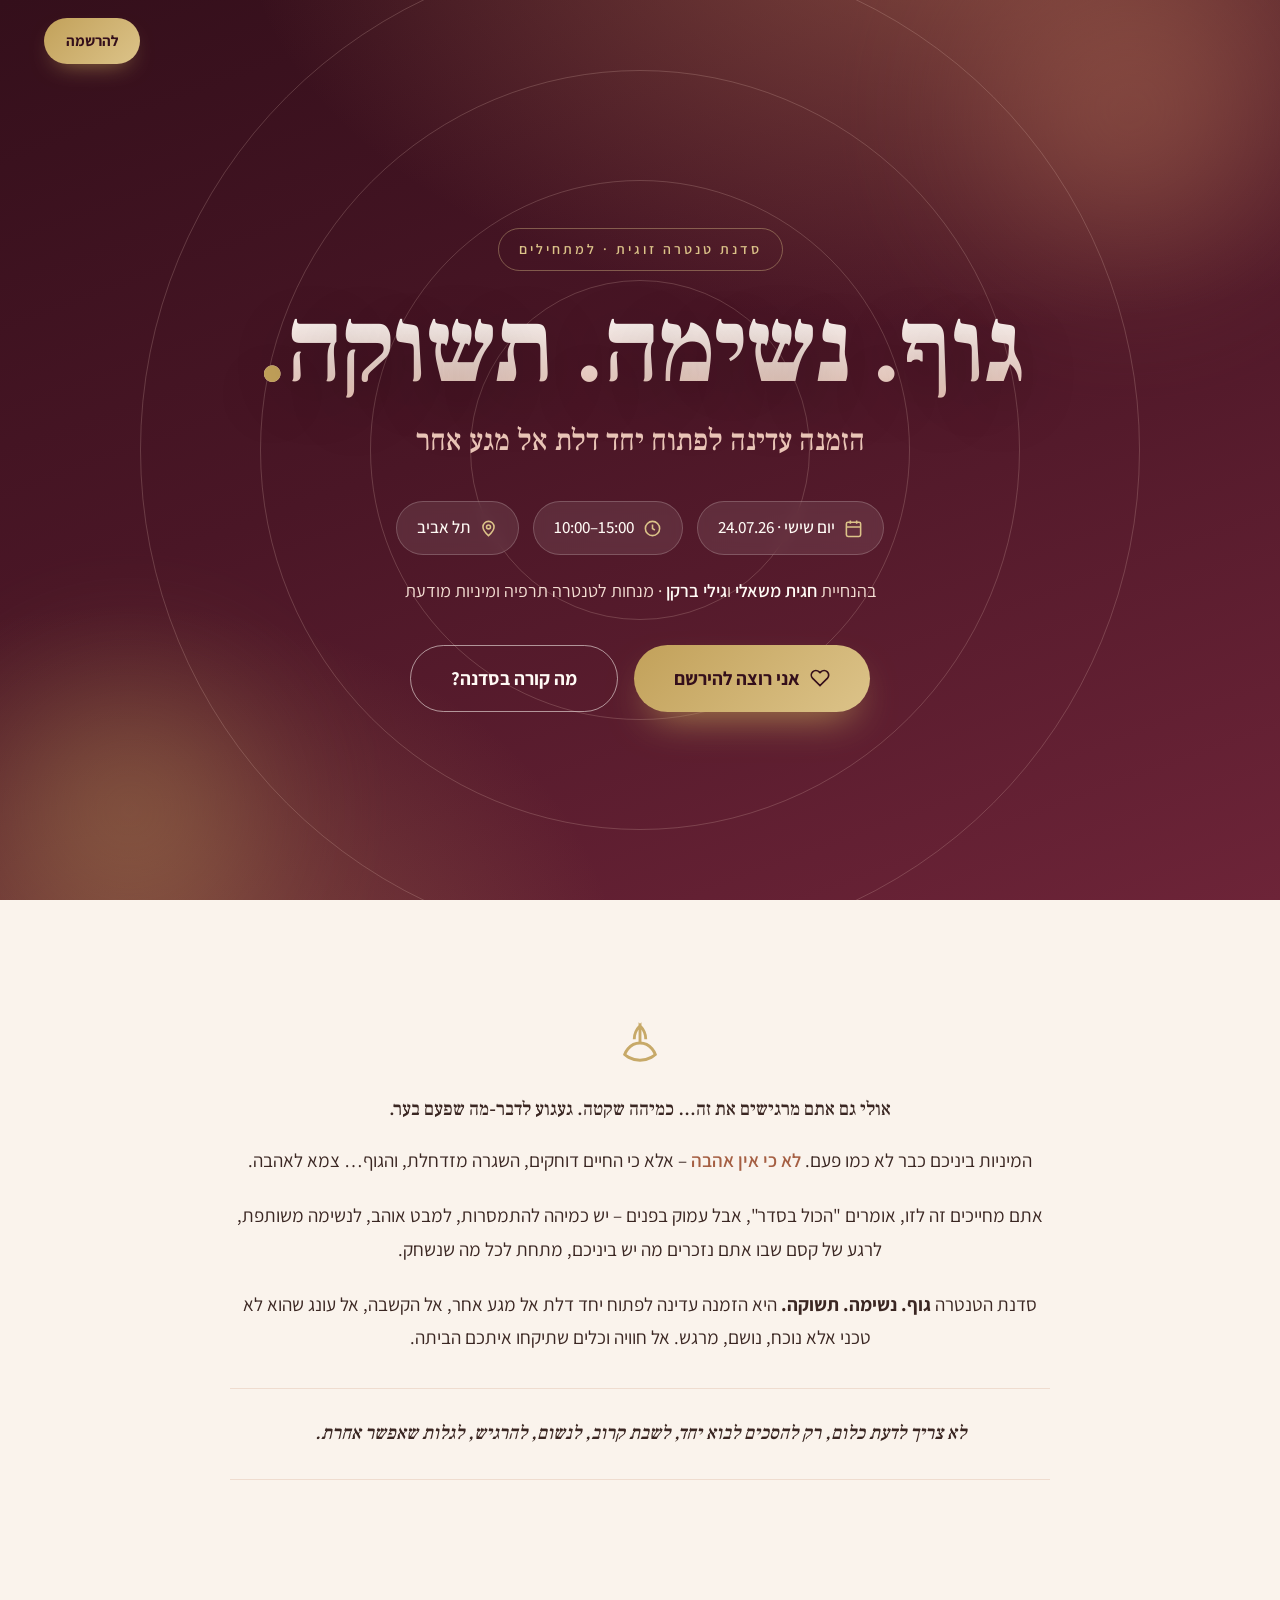
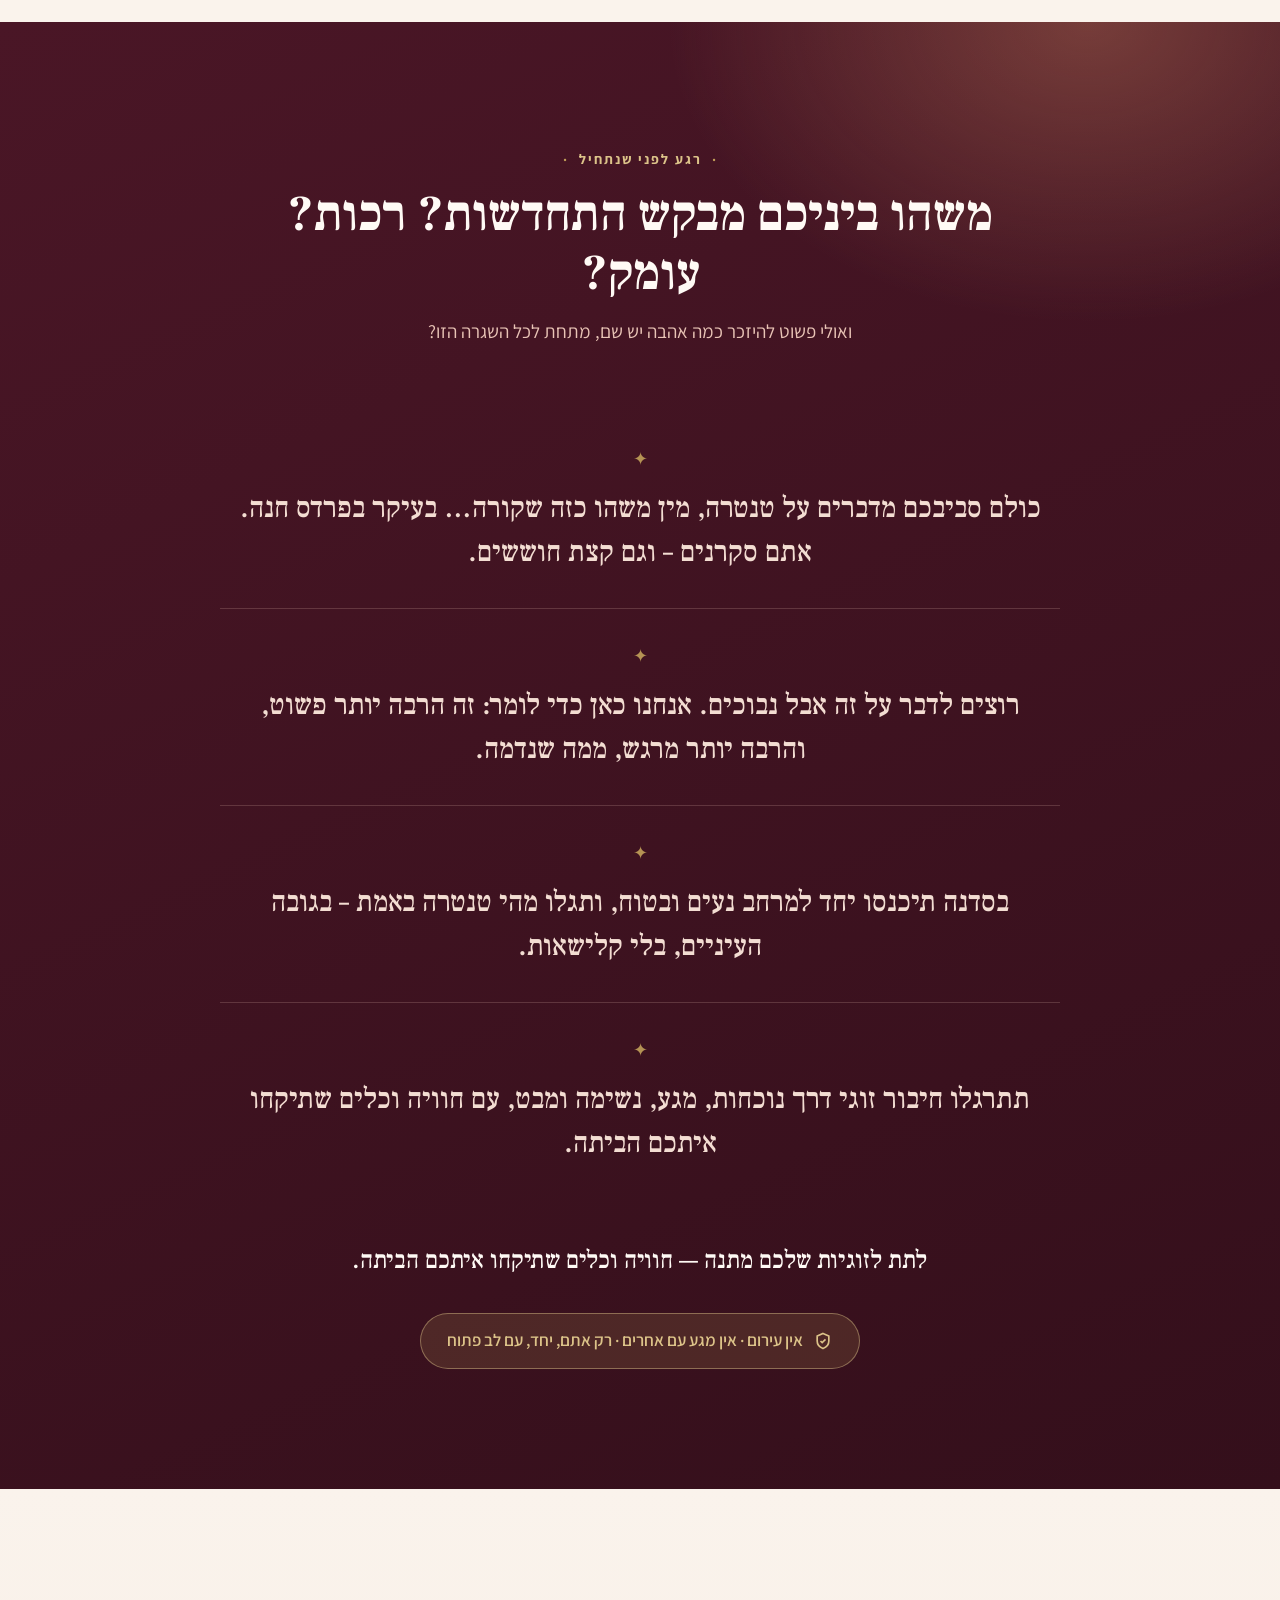
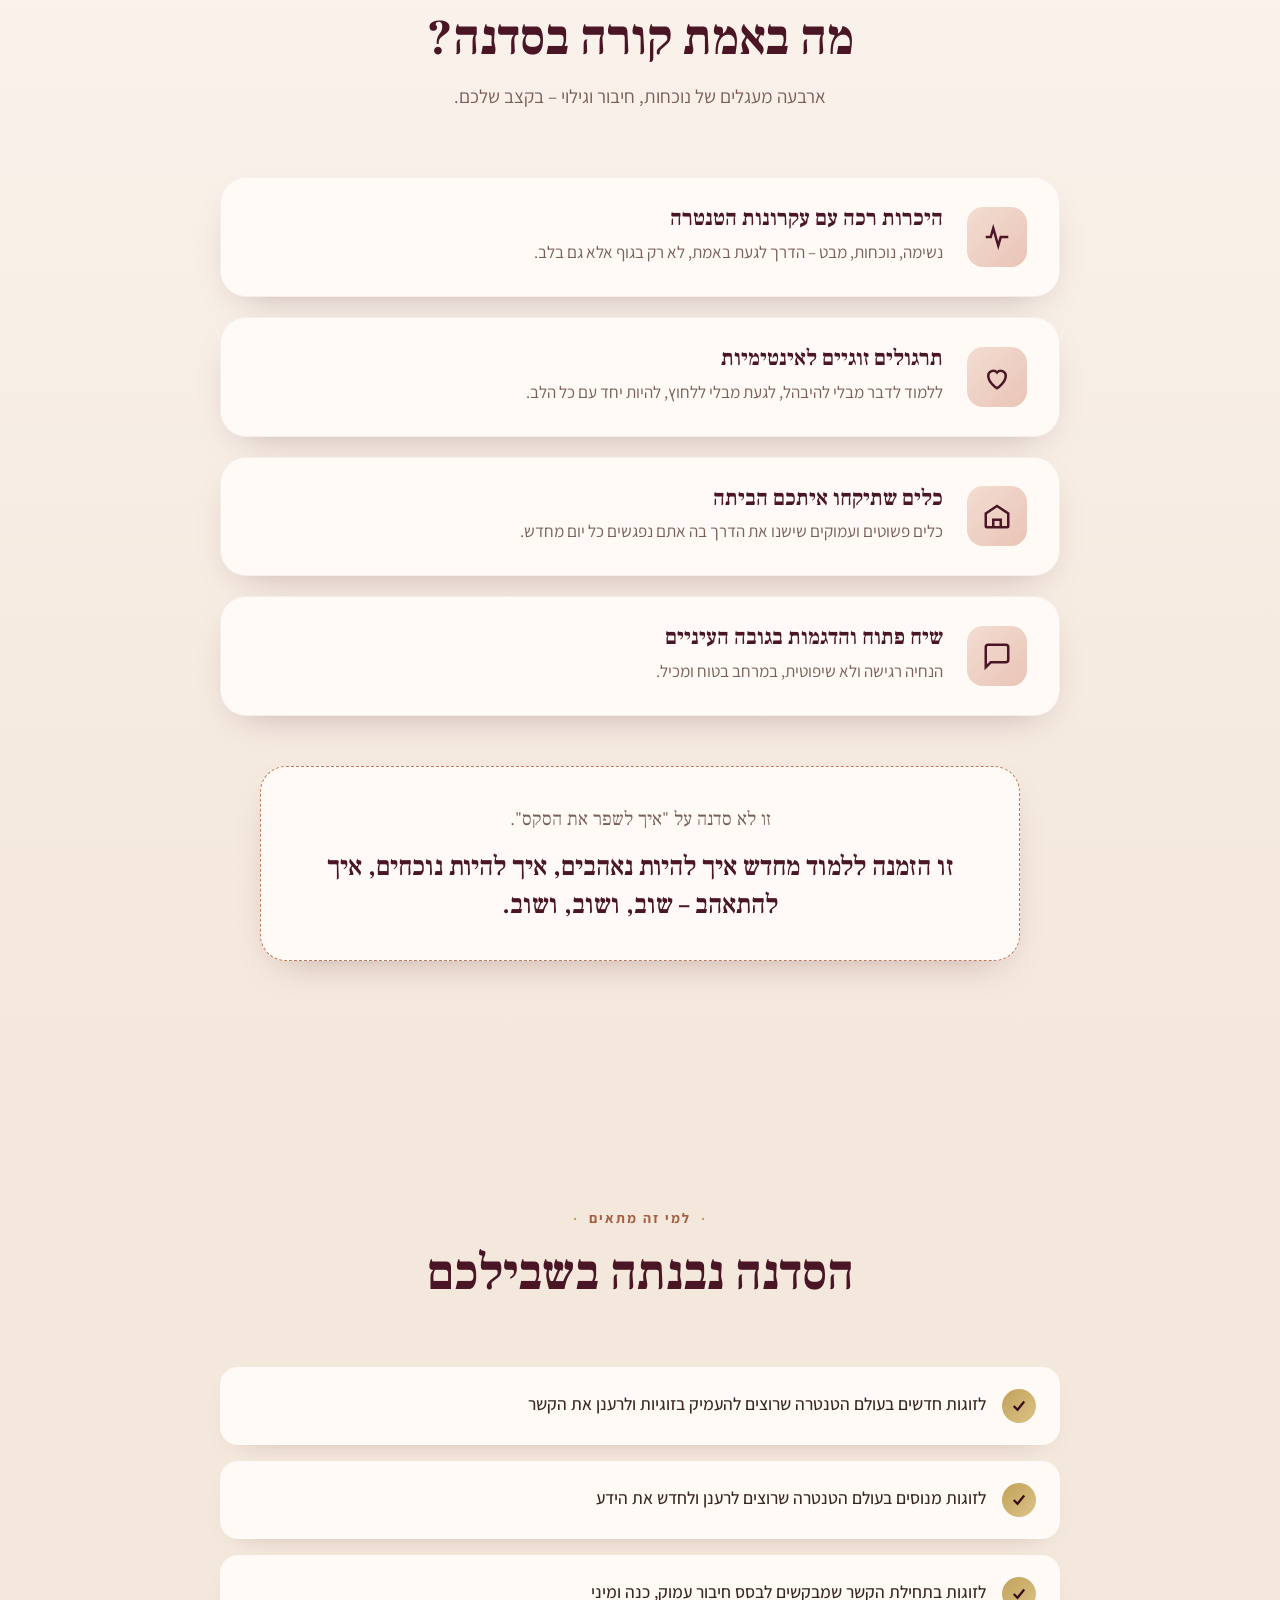
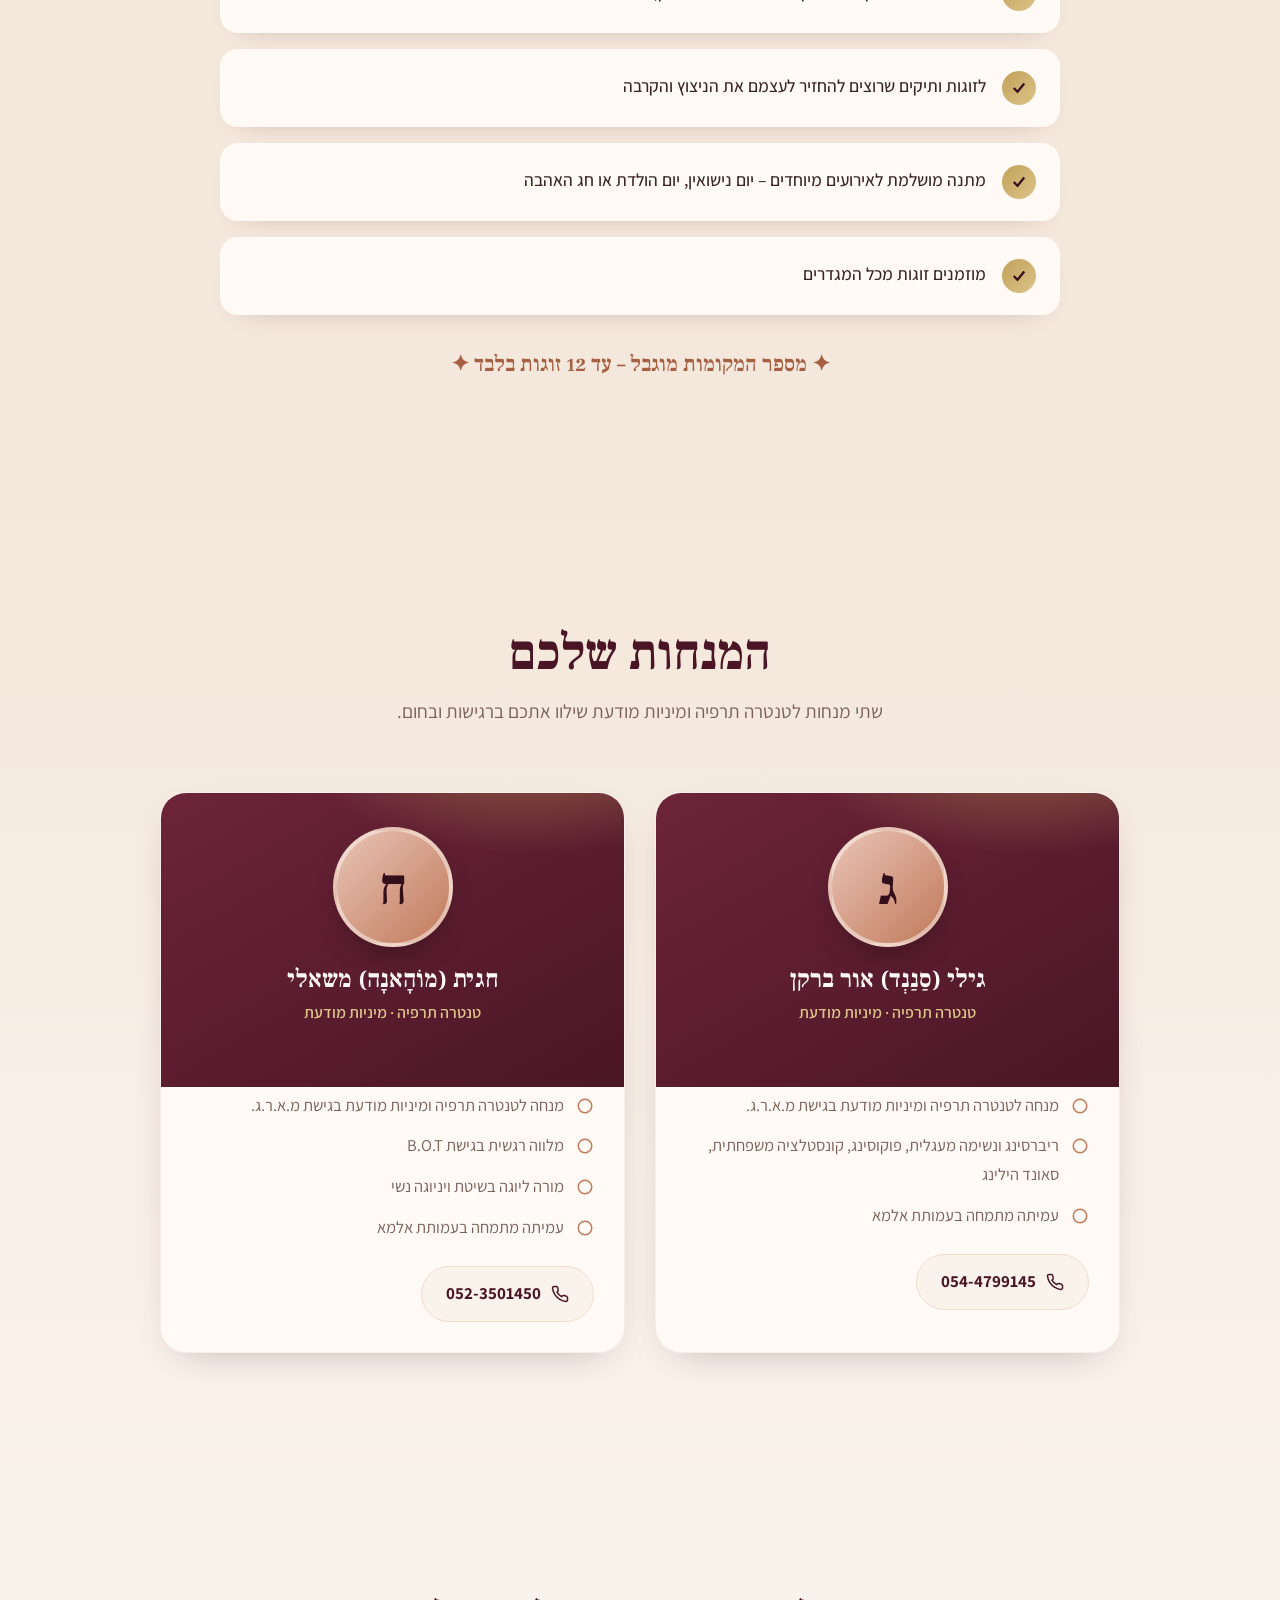
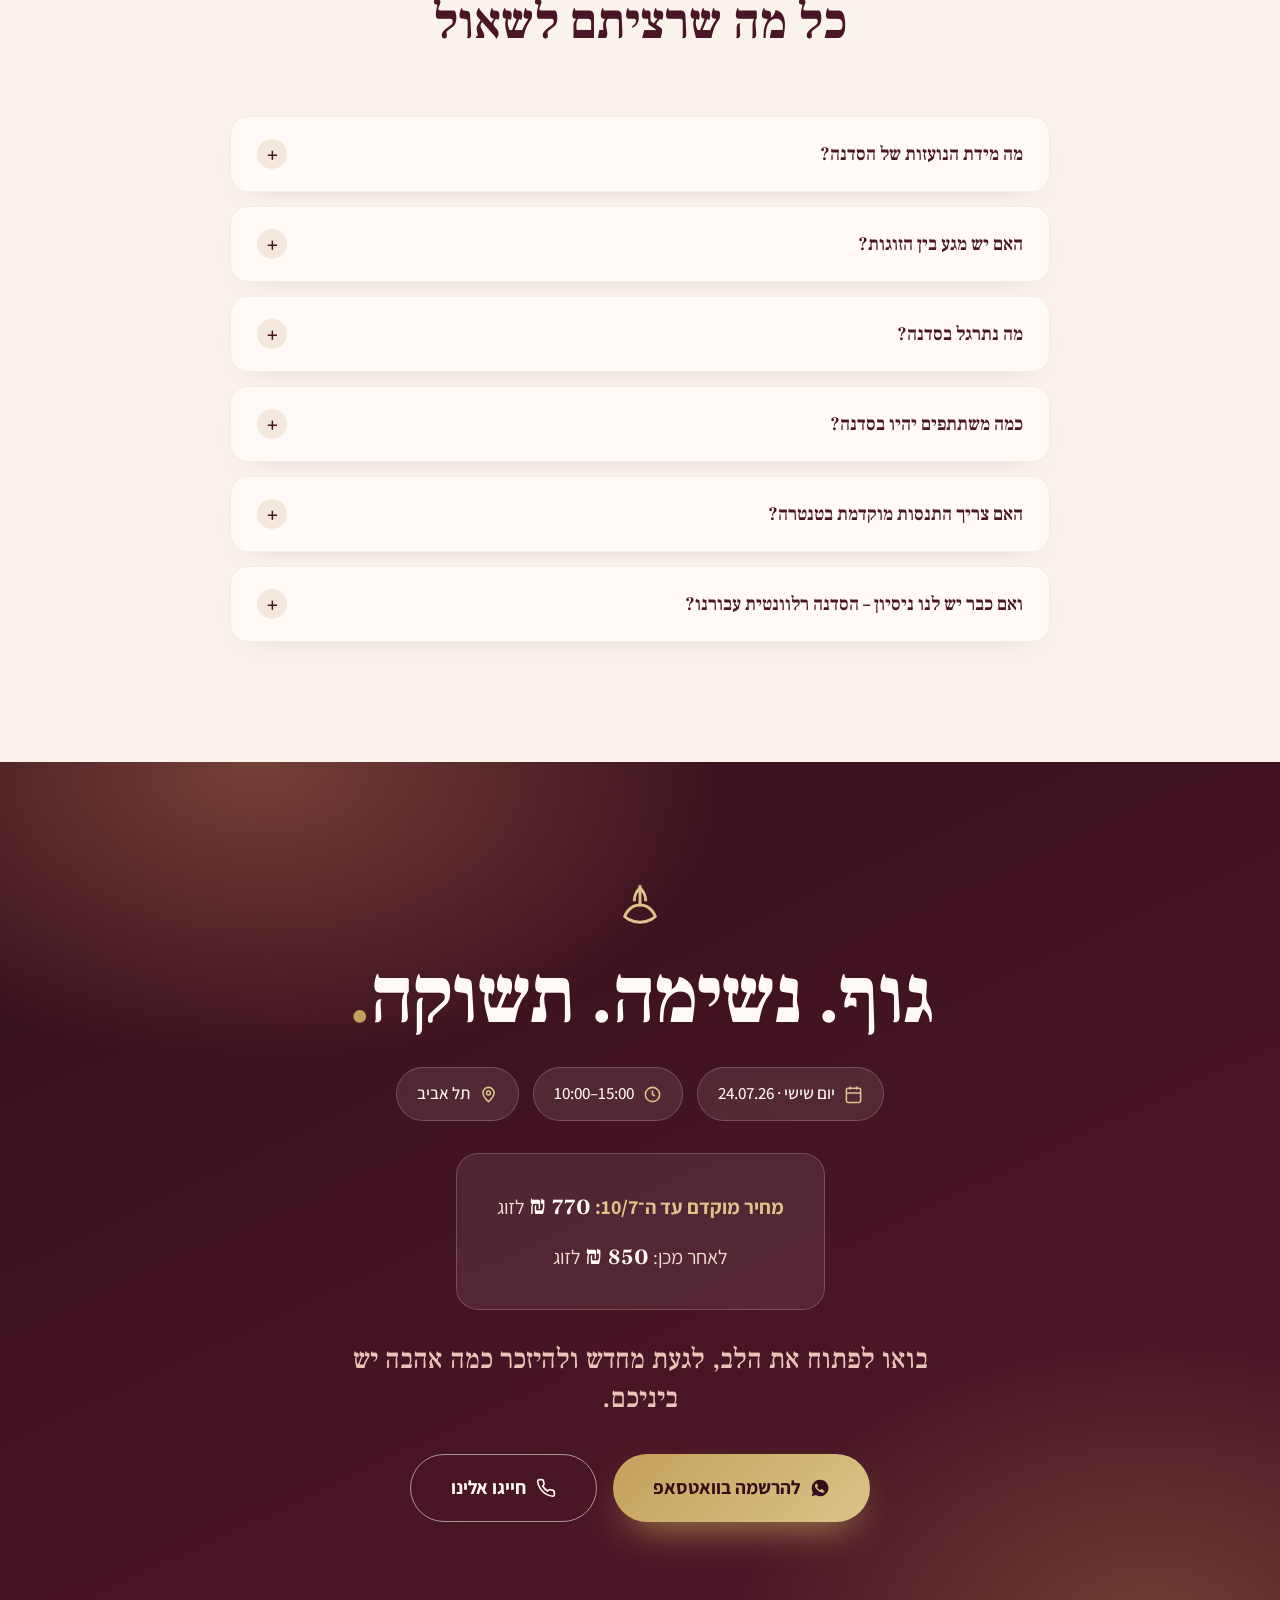
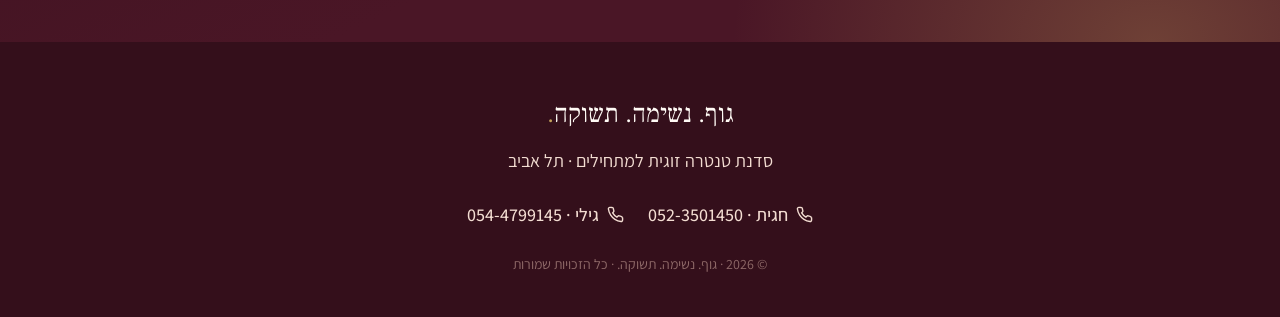
<file: body-breath-desire.html>
<!DOCTYPE html>
<html lang="he" dir="rtl">
<head>
  <meta charset="UTF-8">
  <meta name="viewport" content="width=device-width, initial-scale=1.0">
  <title>גוף. נשימה. תשוקה. · סדנת טנטרה זוגית למתחילים | שישי 24.07.26 · תל אביב</title>
  <meta name="description" content="גוף. נשימה. תשוקה. — סדנת טנטרה זוגית למתחילים בהנחיית חגית משאלי וגילי ברקן. הזמנה עדינה לפתוח יחד דלת אל מגע אחר, הקשבה ונוכחות. תל אביב, שישי 24.07.26.">
  <meta name="theme-color" content="#4a1626">

  <!-- Open Graph -->
  <meta property="og:type" content="website">
  <meta property="og:title" content="גוף. נשימה. תשוקה. · סדנת טנטרה זוגית למתחילים">
  <meta property="og:description" content="הזמנה עדינה לפתוח יחד דלת אל מגע אחר, הקשבה ונוכחות. תל אביב, שישי 24.07.26. בהנחיית חגית וגילי.">
  <meta property="og:locale" content="he_IL">

  <link rel="preconnect" href="https://fonts.googleapis.com">
  <link rel="preconnect" href="https://fonts.gstatic.com" crossorigin>
  <link href="https://fonts.googleapis.com/css2?family=Frank+Ruhl+Libre:wght@400;500;700;900&family=Assistant:wght@300;400;500;600;700&display=swap" rel="stylesheet">

  <style>
    :root{
      --wine:#4a1626;
      --wine-deep:#340f1b;
      --wine-soft:#6d2438;
      --terracotta:#c17a5b;
      --terracotta-deep:#a55f43;
      --blush:#e9c4b6;
      --blush-soft:#f3ddd2;
      --gold:#c2a15a;
      --gold-light:#dcc389;
      --cream:#faf3ec;
      --cream-2:#f4e7db;
      --cream-3:#efdccf;
      --ink:#3a2622;
      --muted:#7a6058;
      --white:#fffaf5;
      --shadow:0 24px 60px -28px rgba(74,22,38,.45);
      --shadow-soft:0 14px 40px -22px rgba(74,22,38,.4);
      --radius:26px;
      --maxw:1120px;
    }

    *{margin:0;padding:0;box-sizing:border-box}
    html{scroll-behavior:smooth}
    body{
      font-family:'Assistant',sans-serif;
      color:var(--ink);
      background:var(--cream);
      line-height:1.75;
      font-size:18px;
      overflow-x:hidden;
      -webkit-font-smoothing:antialiased;
    }
    h1,h2,h3,h4{font-family:'Frank Ruhl Libre',serif;line-height:1.18;font-weight:700}
    p{font-weight:400}
    a{color:inherit;text-decoration:none}
    img{max-width:100%;display:block}

    .wrap{max-width:var(--maxw);margin:0 auto;padding:0 24px;width:100%}

    /* ============ TOP NAV ============ */
    .nav{
      position:fixed;top:0;right:0;left:0;z-index:100;
      display:flex;align-items:center;justify-content:space-between;
      padding:18px clamp(16px,4vw,44px);
      transition:.4s ease;
    }
    .nav.solid{
      background:rgba(52,15,27,.92);
      backdrop-filter:blur(12px);
      padding-top:12px;padding-bottom:12px;
      box-shadow:0 10px 30px -18px rgba(0,0,0,.6);
    }
    .nav__brand{
      font-family:'Frank Ruhl Libre',serif;font-weight:700;
      color:var(--white);font-size:20px;letter-spacing:.5px;
      opacity:0;transition:.4s;pointer-events:none;
    }
    .nav.solid .nav__brand{opacity:1;pointer-events:auto}
    .nav__cta{
      background:linear-gradient(135deg,var(--gold),var(--gold-light));
      color:var(--wine-deep);font-weight:700;font-size:15px;
      padding:10px 22px;border-radius:999px;
      box-shadow:0 10px 24px -12px rgba(194,161,90,.8);
      transition:.3s;white-space:nowrap;
    }
    .nav__cta:hover{transform:translateY(-2px);box-shadow:0 16px 30px -12px rgba(194,161,90,.9)}

    /* ============ BUTTONS ============ */
    .btn{
      display:inline-flex;align-items:center;gap:10px;
      font-family:'Assistant',sans-serif;font-weight:700;font-size:19px;
      padding:16px 40px;border-radius:999px;cursor:pointer;border:none;
      transition:.35s cubic-bezier(.2,.8,.2,1);position:relative;
    }
    .btn--primary{
      background:linear-gradient(135deg,var(--gold) 0%,var(--gold-light) 100%);
      color:var(--wine-deep);
      box-shadow:0 18px 40px -16px rgba(194,161,90,.9);
    }
    .btn--primary:hover{transform:translateY(-3px);box-shadow:0 26px 50px -16px rgba(194,161,90,1)}
    .btn--ghost{
      background:transparent;color:var(--white);
      border:1.5px solid rgba(255,250,245,.55);
    }
    .btn--ghost:hover{background:rgba(255,250,245,.1);border-color:var(--white)}
    .btn--wine{
      background:linear-gradient(135deg,var(--wine-soft),var(--wine));
      color:var(--white);box-shadow:0 18px 40px -16px rgba(74,22,38,.7);
    }
    .btn--wine:hover{transform:translateY(-3px)}
    .btn svg{width:20px;height:20px}

    /* ============ HERO ============ */
    .hero{
      position:relative;min-height:100vh;
      display:flex;align-items:center;justify-content:center;
      text-align:center;color:var(--white);
      padding:120px 20px 80px;
      background:
        radial-gradient(1200px 700px at 75% -10%,rgba(193,122,91,.5),transparent 60%),
        radial-gradient(900px 700px at 10% 110%,rgba(194,161,90,.32),transparent 55%),
        linear-gradient(160deg,var(--wine-deep) 0%,var(--wine) 45%,var(--wine-soft) 100%);
      overflow:hidden;
    }
    .hero__glow{
      position:absolute;border-radius:50%;filter:blur(70px);opacity:.5;pointer-events:none;
    }
    .hero__glow.g1{width:460px;height:460px;background:radial-gradient(circle,var(--terracotta),transparent 65%);top:-120px;right:-80px;animation:float 12s ease-in-out infinite}
    .hero__glow.g2{width:380px;height:380px;background:radial-gradient(circle,var(--gold),transparent 65%);bottom:-100px;left:-60px;animation:float 15s ease-in-out infinite reverse}

    .hero__rings{position:absolute;inset:0;display:flex;align-items:center;justify-content:center;pointer-events:none}
    .ring{position:absolute;border:1px solid rgba(233,196,182,.22);border-radius:50%;animation:breathe 7s ease-in-out infinite}
    .ring.r1{width:340px;height:340px}
    .ring.r2{width:540px;height:540px;animation-delay:.6s}
    .ring.r3{width:760px;height:760px;animation-delay:1.2s}
    .ring.r4{width:1000px;height:1000px;animation-delay:1.8s}

    .hero__inner{position:relative;z-index:3;max-width:860px}
    .hero__eyebrow{
      display:inline-flex;align-items:center;gap:10px;
      font-weight:600;letter-spacing:3px;font-size:14px;text-transform:none;
      color:var(--gold-light);margin-bottom:26px;
      border:1px solid rgba(220,195,137,.4);padding:8px 20px;border-radius:999px;
    }
    .hero h1{
      font-size:clamp(48px,10vw,104px);font-weight:900;letter-spacing:-1px;
      line-height:1;margin-bottom:8px;
      background:linear-gradient(180deg,#fff 0%,var(--blush) 100%);
      -webkit-background-clip:text;background-clip:text;color:transparent;
      text-shadow:0 20px 60px rgba(0,0,0,.3);
    }
    .hero h1 .dot{color:var(--gold);-webkit-text-fill-color:var(--gold)}
    .hero__sub{
      font-family:'Frank Ruhl Libre',serif;font-size:clamp(20px,3.4vw,30px);
      font-weight:500;color:var(--blush);margin:14px 0 34px;
    }
    .hero__meta{
      display:flex;flex-wrap:wrap;gap:14px;justify-content:center;margin-bottom:20px;
    }
    .meta-chip{
      display:inline-flex;align-items:center;gap:9px;
      background:rgba(255,250,245,.09);border:1px solid rgba(255,250,245,.2);
      padding:11px 20px;border-radius:999px;font-size:17px;font-weight:500;
      backdrop-filter:blur(6px);
    }
    .meta-chip svg{width:19px;height:19px;color:var(--gold-light)}
    .hero__guides{color:var(--blush-soft);font-size:18px;margin-bottom:38px;font-weight:400}
    .hero__guides b{color:var(--white);font-weight:600}
    .hero__actions{display:flex;gap:16px;justify-content:center;flex-wrap:wrap}

    /* ============ SECTION SHELL ============ */
    section{position:relative}
    .sec{padding:clamp(70px,10vw,120px) 0}
    .sec-head{text-align:center;max-width:760px;margin:0 auto clamp(40px,6vw,64px)}
    .kicker{
      display:inline-block;color:var(--terracotta-deep);font-weight:700;
      letter-spacing:2px;font-size:14px;margin-bottom:14px;
    }
    .kicker::before,.kicker::after{content:"·";margin:0 10px;color:var(--gold)}
    .sec-head h2{font-size:clamp(30px,5.5vw,50px);color:var(--wine);margin-bottom:8px}
    .sec-head p{color:var(--muted);font-size:19px;margin-top:12px}

    .lotus{width:46px;height:46px;margin:0 auto 20px;color:var(--gold);opacity:.9}

    /* ============ INTRO / STORY ============ */
    .story{background:var(--cream)}
    .story__card{
      max-width:820px;margin:0 auto;text-align:center;
    }
    .story__lead{
      font-family:'Frank Ruhl Libre',serif;font-size:clamp(24px,4vw,36px);
      font-weight:500;color:var(--wine);line-height:1.4;margin-bottom:30px;
    }
    .story p{color:var(--ink);font-size:19px;margin-bottom:22px}
    .story p .accent{color:var(--terracotta-deep);font-weight:600}
    .story__pull{
      font-family:'Frank Ruhl Libre',serif;font-size:clamp(22px,3.5vw,30px);
      color:var(--wine);font-weight:500;font-style:italic;
      border-top:1px solid var(--cream-3);border-bottom:1px solid var(--cream-3);
      padding:28px 10px;margin-top:34px;
    }

    /* ============ RENEWAL BAND ============ */
    .band{
      background:
        radial-gradient(700px 500px at 85% 0%,rgba(193,122,91,.4),transparent 60%),
        linear-gradient(155deg,var(--wine) 0%,var(--wine-deep) 100%);
      color:var(--blush-soft);text-align:center;
    }
    .band h2{color:var(--white)}
    .band .sec-head p{color:var(--blush)}
    .band__list{max-width:840px;margin:52px auto 0;display:flex;flex-direction:column}
    .band__line{
      position:relative;text-align:center;padding:34px 14px;
      font-family:'Frank Ruhl Libre',serif;font-weight:500;line-height:1.5;
      font-size:clamp(21px,3.1vw,29px);color:var(--blush-soft);
    }
    .band__line:not(:last-child){border-bottom:1px solid rgba(233,196,182,.2)}
    .band__line::before{
      content:"✦";display:block;color:var(--gold);
      font-size:18px;margin-bottom:14px;opacity:.9;
    }
    .band__note{
      margin-top:40px;font-family:'Frank Ruhl Libre',serif;
      font-size:clamp(19px,3vw,25px);color:var(--white);font-weight:500;
    }
    .band__safe{
      display:inline-flex;align-items:center;gap:10px;margin-top:30px;
      background:rgba(194,161,90,.16);border:1px solid rgba(220,195,137,.45);
      color:var(--gold-light);padding:12px 26px;border-radius:999px;
      font-weight:600;font-size:17px;
    }

    /* ============ WHAT HAPPENS (cards) ============ */
    .happens{background:linear-gradient(180deg,var(--cream) 0%,var(--cream-2) 100%)}
    .cards{
      display:flex;flex-direction:column;gap:20px;max-width:840px;margin:0 auto;
    }
    .card{
      display:flex;gap:24px;align-items:center;
      background:var(--white);border-radius:var(--radius);padding:28px 32px;
      box-shadow:var(--shadow-soft);border:1px solid rgba(74,22,38,.05);
      transition:.4s cubic-bezier(.2,.8,.2,1);position:relative;overflow:hidden;
    }
    .card::before{
      content:"";position:absolute;inset:0 auto 0 0;width:5px;
      background:linear-gradient(var(--terracotta),var(--gold));
      transform:scaleY(0);transform-origin:top;transition:.4s;
    }
    .card:hover{transform:translateY(-8px);box-shadow:var(--shadow)}
    .card:hover::before{transform:scaleY(1)}
    .card__ico{
      width:60px;height:60px;flex-shrink:0;border-radius:16px;display:flex;align-items:center;justify-content:center;
      background:linear-gradient(135deg,var(--blush-soft),var(--blush));
      color:var(--wine);
    }
    .card__ico svg{width:30px;height:30px}
    .card__txt{flex:1}
    .card h3{font-size:22px;color:var(--wine);margin-bottom:6px}
    .card p{color:var(--muted);font-size:17px}
    .happens__note{
      max-width:760px;margin:50px auto 0;text-align:center;
      background:var(--white);border-radius:var(--radius);padding:36px 34px;
      box-shadow:var(--shadow-soft);border:1px dashed var(--terracotta);
    }
    .happens__note .q{
      font-family:'Frank Ruhl Libre',serif;color:var(--muted);
      font-size:19px;margin-bottom:12px;
    }
    .happens__note .a{
      font-family:'Frank Ruhl Libre',serif;font-size:clamp(21px,3.2vw,27px);
      color:var(--wine);font-weight:600;line-height:1.4;
    }

    /* ============ FOR WHOM ============ */
    .whom{background:var(--cream-2)}
    .whom__grid{display:flex;flex-direction:column;gap:16px;max-width:840px;margin:0 auto}
    .whom__item{
      display:flex;gap:16px;align-items:flex-start;
      background:var(--white);border-radius:18px;padding:22px 24px;
      box-shadow:0 10px 30px -24px rgba(74,22,38,.5);transition:.3s;
    }
    .whom__item:hover{transform:translateX(-6px)}
    .whom__check{
      flex-shrink:0;width:34px;height:34px;border-radius:50%;
      background:linear-gradient(135deg,var(--gold),var(--gold-light));
      color:var(--wine-deep);display:flex;align-items:center;justify-content:center;
    }
    .whom__check svg{width:18px;height:18px}
    .whom__item p{color:var(--ink);font-size:17.5px;font-weight:500}
    .whom__limit{
      text-align:center;margin-top:14px;
      font-family:'Frank Ruhl Libre',serif;color:var(--terracotta-deep);
      font-size:22px;font-weight:600;
    }

    /* ============ GUIDES ============ */
    .guides{background:linear-gradient(180deg,var(--cream-2) 0%,var(--cream) 100%)}
    .guides__grid{display:grid;grid-template-columns:repeat(auto-fit,minmax(320px,1fr));gap:30px;max-width:960px;margin:0 auto}
    .guide{
      background:var(--white);border-radius:var(--radius);overflow:hidden;
      box-shadow:var(--shadow-soft);border:1px solid rgba(74,22,38,.05);
      transition:.4s;
    }
    .guide:hover{transform:translateY(-6px);box-shadow:var(--shadow)}
    .guide__top{
      background:
        radial-gradient(400px 200px at 80% -20%,rgba(194,161,90,.5),transparent 60%),
        linear-gradient(150deg,var(--wine-soft),var(--wine));
      padding:34px 30px 60px;text-align:center;position:relative;
    }
    .guide__avatar{
      width:120px;height:120px;margin:0 auto;border-radius:50%;
      background:linear-gradient(135deg,var(--blush),var(--terracotta));
      display:flex;align-items:center;justify-content:center;
      font-family:'Frank Ruhl Libre',serif;font-size:52px;font-weight:700;color:var(--wine-deep);
      border:4px solid rgba(255,250,245,.5);box-shadow:0 14px 30px -12px rgba(0,0,0,.4);
    }
    .guide__name{color:var(--white);font-size:25px;margin-top:18px}
    .guide__role{color:var(--gold-light);font-weight:600;font-size:16px;margin-top:4px}
    .guide__body{padding:34px 30px 30px;margin-top:-30px}
    .guide__body ul{list-style:none;display:flex;flex-direction:column;gap:12px}
    .guide__body li{display:flex;gap:12px;align-items:flex-start;color:var(--muted);font-size:16.5px}
    .guide__body li svg{width:18px;height:18px;color:var(--terracotta);flex-shrink:0;margin-top:6px}
    .guide__phone{
      display:inline-flex;align-items:center;gap:10px;margin-top:24px;
      background:var(--cream);border:1px solid var(--cream-3);
      color:var(--wine);font-weight:700;padding:12px 24px;border-radius:999px;
      transition:.3s;font-size:17px;
    }
    .guide__phone:hover{background:var(--wine);color:var(--white);border-color:var(--wine)}
    .guide__phone svg{width:18px;height:18px}

    /* ============ FAQ ============ */
    .faq{background:var(--cream)}
    .faq__list{max-width:820px;margin:0 auto;display:flex;flex-direction:column;gap:14px}
    .faq__item{
      background:var(--white);border-radius:18px;border:1px solid rgba(74,22,38,.06);
      box-shadow:0 10px 30px -26px rgba(74,22,38,.5);overflow:hidden;transition:.3s;
    }
    .faq__item.open{box-shadow:var(--shadow-soft)}
    .faq__q{
      width:100%;text-align:right;background:none;border:none;cursor:pointer;
      padding:22px 26px;display:flex;align-items:center;justify-content:space-between;gap:16px;
      font-family:'Frank Ruhl Libre',serif;font-size:19px;font-weight:600;color:var(--wine);
    }
    .faq__q .ico{
      flex-shrink:0;width:30px;height:30px;border-radius:50%;
      background:var(--cream-2);color:var(--wine);
      display:flex;align-items:center;justify-content:center;transition:.35s;font-size:20px;
    }
    .faq__item.open .faq__q .ico{transform:rotate(45deg);background:var(--gold);color:var(--wine-deep)}
    .faq__a{max-height:0;overflow:hidden;transition:max-height .4s ease}
    .faq__a p{padding:0 26px 24px;color:var(--muted);font-size:17px}

    /* ============ FINAL CTA ============ */
    .final{
      background:
        radial-gradient(800px 500px at 20% 0%,rgba(193,122,91,.45),transparent 60%),
        radial-gradient(700px 500px at 90% 100%,rgba(194,161,90,.3),transparent 60%),
        linear-gradient(155deg,var(--wine-deep),var(--wine) 70%);
      color:var(--white);text-align:center;position:relative;overflow:hidden;
    }
    .final .lotus{color:var(--gold-light)}
    .final h2{font-size:clamp(38px,8vw,80px);font-weight:900;letter-spacing:-1px;line-height:1}
    .final h2 .dot{color:var(--gold)}
    .final__meta{display:flex;flex-wrap:wrap;gap:14px;justify-content:center;margin:30px 0 26px}
    .final__price{
      display:inline-block;background:rgba(255,250,245,.08);
      border:1px solid rgba(233,196,182,.25);border-radius:22px;
      padding:26px 40px;margin:6px auto 30px;
    }
    .final__price .row{font-size:20px;margin:4px 0;color:var(--blush-soft)}
    .final__price .row b{color:var(--white);font-weight:700}
    .final__price .early{color:var(--gold-light);font-weight:700}
    .final__price .amount{font-family:'Frank Ruhl Libre',serif;font-size:26px}
    .final__tag{
      font-family:'Frank Ruhl Libre',serif;font-size:clamp(20px,3.4vw,28px);
      color:var(--blush);font-weight:500;max-width:640px;margin:0 auto 36px;line-height:1.4;
    }

    /* ============ FLOATING WHATSAPP ============ */
    .float-wa{
      position:fixed;bottom:22px;left:22px;z-index:90;
      display:inline-flex;align-items:center;gap:10px;
      background:linear-gradient(135deg,#25d366,#128c7e);color:#fff;
      font-weight:700;font-size:16px;padding:14px 22px;border-radius:999px;
      box-shadow:0 16px 36px -12px rgba(18,140,126,.7);
      transform:translateY(120px);opacity:0;transition:.45s cubic-bezier(.2,.8,.2,1);
    }
    .float-wa.show{transform:translateY(0);opacity:1}
    .float-wa:hover{transform:translateY(-3px)}
    .float-wa svg{width:22px;height:22px}

    /* ============ FOOTER ============ */
    .footer{background:var(--wine-deep);color:var(--blush-soft);text-align:center;padding:50px 20px 40px}
    .footer__title{font-family:'Frank Ruhl Libre',serif;font-size:26px;color:var(--white);margin-bottom:8px}
    .footer__title .dot{color:var(--gold)}
    .footer__contacts{display:flex;gap:24px;justify-content:center;flex-wrap:wrap;margin:22px 0}
    .footer__contacts a{color:var(--blush-soft);font-weight:500;transition:.3s;display:inline-flex;align-items:center;gap:8px}
    .footer__contacts a:hover{color:var(--gold-light)}
    .footer__contacts svg{width:17px;height:17px}
    .footer small{display:block;margin-top:20px;color:rgba(233,196,182,.5);font-size:14px}

    /* ============ ANIMATIONS ============ */
    @keyframes float{0%,100%{transform:translate(0,0)}50%{transform:translate(-24px,26px)}}
    @keyframes breathe{0%,100%{transform:scale(1);opacity:.5}50%{transform:scale(1.06);opacity:.85}}
    @keyframes pulseLine{0%,100%{opacity:.3}50%{opacity:1}}
    .reveal{opacity:0;transform:translateY(34px);transition:opacity .8s ease,transform .8s cubic-bezier(.2,.8,.2,1)}
    .reveal.in{opacity:1;transform:none}
    .reveal.d1{transition-delay:.1s}.reveal.d2{transition-delay:.2s}.reveal.d3{transition-delay:.3s}.reveal.d4{transition-delay:.4s}
    @media (prefers-reduced-motion:reduce){
      *{animation:none!important}
      .reveal{opacity:1;transform:none;transition:none}
      html{scroll-behavior:auto}
    }

    @media(max-width:640px){
      body{font-size:17px}
      .ring{display:none}
      .btn{padding:15px 32px;font-size:18px}
      .nav__cta{padding:9px 18px;font-size:14px}
      .band__line{padding:26px 6px}
      .card{padding:24px 22px;gap:18px}
      .float-wa{padding:12px 18px;font-size:15px}
    }
  </style>
</head>
<body>

  <!-- ===== NAV ===== -->
  <nav class="nav" id="nav">
    <span class="nav__brand">גוף. נשימה. תשוקה<span style="color:var(--gold)">.</span></span>
    <a class="nav__cta" href="#הרשמה">להרשמה</a>
  </nav>

  <!-- ===== HERO ===== -->
  <header class="hero">
    <div class="hero__glow g1"></div>
    <div class="hero__glow g2"></div>
    <div class="hero__rings">
      <div class="ring r1"></div><div class="ring r2"></div>
      <div class="ring r3"></div><div class="ring r4"></div>
    </div>

    <div class="hero__inner">
      <span class="hero__eyebrow">סדנת טנטרה זוגית · למתחילים</span>
      <h1>גוף.<span style="opacity:.55"> </span>נשימה.<span style="opacity:.55"> </span>תשוקה<span class="dot">.</span></h1>
      <p class="hero__sub">הזמנה עדינה לפתוח יחד דלת אל מגע אחר</p>

      <div class="hero__meta">
        <span class="meta-chip">
          <svg viewBox="0 0 24 24" fill="none" stroke="currentColor" stroke-width="2"><rect x="3" y="4" width="18" height="18" rx="2"/><path d="M16 2v4M8 2v4M3 10h18"/></svg>
          יום שישי · 24.07.26
        </span>
        <span class="meta-chip">
          <svg viewBox="0 0 24 24" fill="none" stroke="currentColor" stroke-width="2"><circle cx="12" cy="12" r="9"/><path d="M12 7v5l3 2"/></svg>
          <span dir="ltr">10:00–15:00</span>
        </span>
        <span class="meta-chip">
          <svg viewBox="0 0 24 24" fill="none" stroke="currentColor" stroke-width="2"><path d="M12 21s-7-6.5-7-11a7 7 0 0 1 14 0c0 4.5-7 11-7 11z"/><circle cx="12" cy="10" r="2.5"/></svg>
          תל אביב
        </span>
      </div>

      <p class="hero__guides">בהנחיית <b>חגית משאלי</b> ו<b>גילי ברקן</b> · מנחות לטנטרה תרפיה ומיניות מודעת</p>

      <div class="hero__actions">
        <a class="btn btn--primary" href="#הרשמה">
          <svg viewBox="0 0 24 24" fill="none" stroke="currentColor" stroke-width="2"><path d="M20.8 4.6a5.5 5.5 0 0 0-7.8 0L12 5.6l-1-1a5.5 5.5 0 0 0-7.8 7.8l1 1L12 21l7.8-7.6 1-1a5.5 5.5 0 0 0 0-7.8z"/></svg>
          אני רוצה להירשם
        </a>
        <a class="btn btn--ghost" href="#הסדנה">מה קורה בסדנה?</a>
      </div>
    </div>
  </header>

  <!-- ===== STORY / INTRO ===== -->
  <section class="sec story">
    <div class="wrap">
      <div class="story__card reveal">
        <svg class="lotus" viewBox="0 0 24 24" fill="none" stroke="currentColor" stroke-width="1.5"><path d="M12 21c-5 0-8-3-8-3s2-6 8-6 8 6 8 6-3 3-8 3z"/><path d="M12 12c0-4 0-8 0-9-2 2-3 5-3 7M12 12c0-4 0-8 0-9 2 2 3 5 3 7"/></svg>
        <p class="story__lead">אולי גם אתם מרגישים את זה… כמיהה שקטה. געגוע לדבר-מה שפעם בער.</p>
        <p>המיניות ביניכם כבר לא כמו פעם. <span class="accent">לא כי אין אהבה</span> – אלא כי החיים דוחקים, השגרה מזדחלת, והגוף… צמא לאהבה.</p>
        <p>אתם מחייכים זה לזו, אומרים "הכול בסדר", אבל עמוק בפנים – יש כמיהה להתמסרות, למבט אוהב, לנשימה משותפת, לרגע של קסם שבו אתם נזכרים מה יש ביניכם, מתחת לכל מה שנשחק.</p>
        <p>סדנת הטנטרה <b>גוף. נשימה. תשוקה.</b> היא הזמנה עדינה לפתוח יחד דלת אל מגע אחר, אל הקשבה, אל עונג שהוא לא טכני אלא נוכח, נושם, מרגש. אל חוויה וכלים שתיקחו איתכם הביתה.</p>
        <p class="story__pull">לא צריך לדעת כלום, רק להסכים לבוא יחד, לשבת קרוב, לנשום, להרגיש, לגלות שאפשר אחרת.</p>
      </div>
    </div>
  </section>

  <!-- ===== RENEWAL BAND ===== -->
  <section class="sec band">
    <div class="wrap">
      <div class="sec-head reveal">
        <span class="kicker" style="color:var(--gold-light)">רגע לפני שנתחיל</span>
        <h2>משהו ביניכם מבקש התחדשות? רכות? עומק?</h2>
        <p>ואולי פשוט להיזכר כמה אהבה יש שם, מתחת לכל השגרה הזו?</p>
      </div>

      <div class="band__list">
        <p class="band__line reveal d1">כולם סביבכם מדברים על טנטרה, מין משהו כזה שקורה… בעיקר בפרדס חנה. אתם סקרנים – וגם קצת חוששים.</p>
        <p class="band__line reveal d2">רוצים לדבר על זה אבל נבוכים. אנחנו כאן כדי לומר: זה הרבה יותר פשוט, והרבה יותר מרגש, ממה שנדמה.</p>
        <p class="band__line reveal d3">בסדנה תיכנסו יחד למרחב נעים ובטוח, ותגלו מהי טנטרה באמת – בגובה העיניים, בלי קלישאות.</p>
        <p class="band__line reveal d4">תתרגלו חיבור זוגי דרך נוכחות, מגע, נשימה ומבט, עם חוויה וכלים שתיקחו איתכם הביתה.</p>
      </div>

      <p class="band__note reveal">לתת לזוגיות שלכם מתנה — חוויה וכלים שתיקחו איתכם הביתה.</p>
      <div style="text-align:center">
        <span class="band__safe reveal">
          <svg viewBox="0 0 24 24" fill="none" stroke="currentColor" stroke-width="2" style="width:20px;height:20px"><path d="M12 3l7 3v6c0 4.5-3 7.5-7 9-4-1.5-7-4.5-7-9V6z"/><path d="M9 12l2 2 4-4"/></svg>
          אין עירום · אין מגע עם אחרים · רק אתם, יחד, עם לב פתוח
        </span>
      </div>
    </div>
  </section>

  <!-- ===== WHAT HAPPENS ===== -->
  <section class="sec happens" id="הסדנה">
    <div class="wrap">
      <div class="sec-head reveal">
        <h2>מה באמת קורה בסדנה?</h2>
        <p>ארבעה מעגלים של נוכחות, חיבור וגילוי – בקצב שלכם.</p>
      </div>

      <div class="cards">
        <div class="card reveal d1">
          <div class="card__ico"><svg viewBox="0 0 24 24" fill="none" stroke="currentColor" stroke-width="2"><path d="M3 12h4l2-7 4 14 2-7h6"/></svg></div>
          <div class="card__txt">
            <h3>היכרות רכה עם עקרונות הטנטרה</h3>
            <p>נשימה, נוכחות, מבט – הדרך לגעת באמת, לא רק בגוף אלא גם בלב.</p>
          </div>
        </div>
        <div class="card reveal d2">
          <div class="card__ico"><svg viewBox="0 0 24 24" fill="none" stroke="currentColor" stroke-width="2"><path d="M12 21s-7-4.5-7-10a4 4 0 0 1 7-2.6A4 4 0 0 1 19 11c0 5.5-7 10-7 10z"/></svg></div>
          <div class="card__txt">
            <h3>תרגולים זוגיים לאינטימיות</h3>
            <p>ללמוד לדבר מבלי להיבהל, לגעת מבלי ללחוץ, להיות יחד עם כל הלב.</p>
          </div>
        </div>
        <div class="card reveal d3">
          <div class="card__ico"><svg viewBox="0 0 24 24" fill="none" stroke="currentColor" stroke-width="2"><path d="M3 10l9-6 9 6v10a1 1 0 0 1-1 1H4a1 1 0 0 1-1-1z"/><path d="M9 21v-6h6v6"/></svg></div>
          <div class="card__txt">
            <h3>כלים שתיקחו איתכם הביתה</h3>
            <p>כלים פשוטים ועמוקים שישנו את הדרך בה אתם נפגשים כל יום מחדש.</p>
          </div>
        </div>
        <div class="card reveal d4">
          <div class="card__ico"><svg viewBox="0 0 24 24" fill="none" stroke="currentColor" stroke-width="2"><path d="M21 15a2 2 0 0 1-2 2H7l-4 4V5a2 2 0 0 1 2-2h14a2 2 0 0 1 2 2z"/></svg></div>
          <div class="card__txt">
            <h3>שיח פתוח והדגמות בגובה העיניים</h3>
            <p>הנחיה רגישה ולא שיפוטית, במרחב בטוח ומכיל.</p>
          </div>
        </div>
      </div>

      <div class="happens__note reveal">
        <p class="q">זו לא סדנה על "איך לשפר את הסקס".</p>
        <p class="a">זו הזמנה ללמוד מחדש איך להיות נאהבים, איך להיות נוכחים, איך להתאהב – שוב, ושוב, ושוב.</p>
      </div>
    </div>
  </section>

  <!-- ===== FOR WHOM ===== -->
  <section class="sec whom">
    <div class="wrap">
      <div class="sec-head reveal">
        <span class="kicker">למי זה מתאים</span>
        <h2>הסדנה נבנתה בשבילכם</h2>
      </div>

      <div class="whom__grid">
        <div class="whom__item reveal d1"><span class="whom__check"><svg viewBox="0 0 24 24" fill="none" stroke="currentColor" stroke-width="3"><path d="M5 12l5 5 9-11"/></svg></span><p>לזוגות חדשים בעולם הטנטרה שרוצים להעמיק בזוגיות ולרענן את הקשר</p></div>
        <div class="whom__item reveal d2"><span class="whom__check"><svg viewBox="0 0 24 24" fill="none" stroke="currentColor" stroke-width="3"><path d="M5 12l5 5 9-11"/></svg></span><p>לזוגות מנוסים בעולם הטנטרה שרוצים לרענן ולחדש את הידע</p></div>
        <div class="whom__item reveal d3"><span class="whom__check"><svg viewBox="0 0 24 24" fill="none" stroke="currentColor" stroke-width="3"><path d="M5 12l5 5 9-11"/></svg></span><p>לזוגות בתחילת הקשר שמבקשים לבסס חיבור עמוק, כנה ומיני</p></div>
        <div class="whom__item reveal d1"><span class="whom__check"><svg viewBox="0 0 24 24" fill="none" stroke="currentColor" stroke-width="3"><path d="M5 12l5 5 9-11"/></svg></span><p>לזוגות ותיקים שרוצים להחזיר לעצמם את הניצוץ והקרבה</p></div>
        <div class="whom__item reveal d2"><span class="whom__check"><svg viewBox="0 0 24 24" fill="none" stroke="currentColor" stroke-width="3"><path d="M5 12l5 5 9-11"/></svg></span><p>מתנה מושלמת לאירועים מיוחדים – יום נישואין, יום הולדת או חג האהבה</p></div>
        <div class="whom__item reveal d3"><span class="whom__check"><svg viewBox="0 0 24 24" fill="none" stroke="currentColor" stroke-width="3"><path d="M5 12l5 5 9-11"/></svg></span><p>מוזמנים זוגות מכל המגדרים</p></div>
        <p class="whom__limit reveal">✦ מספר המקומות מוגבל – עד 12 זוגות בלבד ✦</p>
      </div>
    </div>
  </section>

  <!-- ===== GUIDES ===== -->
  <section class="sec guides" id="מנחות">
    <div class="wrap">
      <div class="sec-head reveal">
        <h2>המנחות שלכם</h2>
        <p>שתי מנחות לטנטרה תרפיה ומיניות מודעת שילוו אתכם ברגישות ובחום.</p>
      </div>

      <div class="guides__grid">
        <!-- Gili -->
        <article class="guide reveal d1">
          <div class="guide__top">
            <div class="guide__avatar">ג</div>
            <h3 class="guide__name">גילי (סַנַנְד) אור ברקן</h3>
            <p class="guide__role">טנטרה תרפיה · מיניות מודעת</p>
          </div>
          <div class="guide__body">
            <ul>
              <li><svg viewBox="0 0 24 24" fill="none" stroke="currentColor" stroke-width="2"><circle cx="12" cy="12" r="9"/></svg>מנחה לטנטרה תרפיה ומיניות מודעת בגישת מ.א.ר.ג.</li>
              <li><svg viewBox="0 0 24 24" fill="none" stroke="currentColor" stroke-width="2"><circle cx="12" cy="12" r="9"/></svg>ריברסינג ונשימה מעגלית, פוקוסינג, קונסטלציה משפחתית, סאונד הילינג</li>
              <li><svg viewBox="0 0 24 24" fill="none" stroke="currentColor" stroke-width="2"><circle cx="12" cy="12" r="9"/></svg>עמיתה מתמחה בעמותת אלמא</li>
            </ul>
            <a class="guide__phone" href="tel:0544799145">
              <svg viewBox="0 0 24 24" fill="none" stroke="currentColor" stroke-width="2"><path d="M22 16.9v3a2 2 0 0 1-2.2 2 19.8 19.8 0 0 1-8.6-3.1 19.5 19.5 0 0 1-6-6A19.8 19.8 0 0 1 2 4.2 2 2 0 0 1 4 2h3a2 2 0 0 1 2 1.7c.1.9.3 1.8.6 2.6a2 2 0 0 1-.5 2.1L8 9.6a16 16 0 0 0 6 6l1.2-1.1a2 2 0 0 1 2.1-.5c.8.3 1.7.5 2.6.6a2 2 0 0 1 1.7 2z"/></svg>
              054-4799145
            </a>
          </div>
        </article>

        <!-- Hagit -->
        <article class="guide reveal d2">
          <div class="guide__top">
            <div class="guide__avatar">ח</div>
            <h3 class="guide__name">חגית (מוֹהָאנָה) משאלי</h3>
            <p class="guide__role">טנטרה תרפיה · מיניות מודעת</p>
          </div>
          <div class="guide__body">
            <ul>
              <li><svg viewBox="0 0 24 24" fill="none" stroke="currentColor" stroke-width="2"><circle cx="12" cy="12" r="9"/></svg>מנחה לטנטרה תרפיה ומיניות מודעת בגישת מ.א.ר.ג.</li>
              <li><svg viewBox="0 0 24 24" fill="none" stroke="currentColor" stroke-width="2"><circle cx="12" cy="12" r="9"/></svg>מלווה רגשית בגישת B.O.T</li>
              <li><svg viewBox="0 0 24 24" fill="none" stroke="currentColor" stroke-width="2"><circle cx="12" cy="12" r="9"/></svg>מורה ליוגה בשיטת ויניוגה נשי</li>
              <li><svg viewBox="0 0 24 24" fill="none" stroke="currentColor" stroke-width="2"><circle cx="12" cy="12" r="9"/></svg>עמיתה מתמחה בעמותת אלמא</li>
            </ul>
            <a class="guide__phone" href="tel:0523501450">
              <svg viewBox="0 0 24 24" fill="none" stroke="currentColor" stroke-width="2"><path d="M22 16.9v3a2 2 0 0 1-2.2 2 19.8 19.8 0 0 1-8.6-3.1 19.5 19.5 0 0 1-6-6A19.8 19.8 0 0 1 2 4.2 2 2 0 0 1 4 2h3a2 2 0 0 1 2 1.7c.1.9.3 1.8.6 2.6a2 2 0 0 1-.5 2.1L8 9.6a16 16 0 0 0 6 6l1.2-1.1a2 2 0 0 1 2.1-.5c.8.3 1.7.5 2.6.6a2 2 0 0 1 1.7 2z"/></svg>
              052-3501450
            </a>
          </div>
        </article>
      </div>
    </div>
  </section>

  <!-- ===== FAQ ===== -->
  <section class="sec faq" id="שאלות">
    <div class="wrap">
      <div class="sec-head reveal">
        <h2>כל מה שרציתם לשאול</h2>
      </div>

      <div class="faq__list">
        <div class="faq__item reveal">
          <button class="faq__q">מה מידת הנועזות של הסדנה?<span class="ico">+</span></button>
          <div class="faq__a"><p>הסדנה אינה כוללת עירום או מגע באיברי מין. זהו מרחב עדין, מכבד ובטוח.</p></div>
        </div>
        <div class="faq__item reveal">
          <button class="faq__q">האם יש מגע בין הזוגות?<span class="ico">+</span></button>
          <div class="faq__a"><p>אין מגע בין המשתתפים – התרגול כולו מתקיים בתוך הזוג בלבד.</p></div>
        </div>
        <div class="faq__item reveal">
          <button class="faq__q">מה נתרגל בסדנה?<span class="ico">+</span></button>
          <div class="faq__a"><p>נתרגל את העקרונות הבסיסיים של המיניות הטנטרית, גבולות, הקשבה ותרגילי מגע.</p></div>
        </div>
        <div class="faq__item reveal">
          <button class="faq__q">כמה משתתפים יהיו בסדנה?<span class="ico">+</span></button>
          <div class="faq__a"><p>עד 12 זוגות בלבד – כדי לשמור על אינטימיות ותשומת לב אישית.</p></div>
        </div>
        <div class="faq__item reveal">
          <button class="faq__q">האם צריך התנסות מוקדמת בטנטרה?<span class="ico">+</span></button>
          <div class="faq__a"><p>אין צורך בידע מוקדם בטנטרה. הסדנה בנויה ומתאימה גם למתחילים לחלוטין.</p></div>
        </div>
        <div class="faq__item reveal">
          <button class="faq__q">ואם כבר יש לנו ניסיון – הסדנה רלוונטית עבורנו?<span class="ico">+</span></button>
          <div class="faq__a"><p>בהחלט. בעלי ניסיון מוקדם יזכו להעמיק ולרענן את הידע ולחוות את התרגולים מנקודת מבט שונה.</p></div>
        </div>
      </div>
    </div>
  </section>

  <!-- ===== FINAL CTA ===== -->
  <section class="sec final" id="הרשמה">
    <div class="wrap">
      <svg class="lotus reveal" viewBox="0 0 24 24" fill="none" stroke="currentColor" stroke-width="1.5"><path d="M12 21c-5 0-8-3-8-3s2-6 8-6 8 6 8 6-3 3-8 3z"/><path d="M12 12c0-4 0-8 0-9-2 2-3 5-3 7M12 12c0-4 0-8 0-9 2 2 3 5 3 7"/></svg>
      <h2 class="reveal">גוף. נשימה. תשוקה<span class="dot">.</span></h2>

      <div class="final__meta reveal d1">
        <span class="meta-chip"><svg viewBox="0 0 24 24" fill="none" stroke="currentColor" stroke-width="2"><rect x="3" y="4" width="18" height="18" rx="2"/><path d="M16 2v4M8 2v4M3 10h18"/></svg> יום שישי · 24.07.26</span>
        <span class="meta-chip"><svg viewBox="0 0 24 24" fill="none" stroke="currentColor" stroke-width="2"><circle cx="12" cy="12" r="9"/><path d="M12 7v5l3 2"/></svg> <span dir="ltr">10:00–15:00</span></span>
        <span class="meta-chip"><svg viewBox="0 0 24 24" fill="none" stroke="currentColor" stroke-width="2"><path d="M12 21s-7-6.5-7-11a7 7 0 0 1 14 0c0 4.5-7 11-7 11z"/><circle cx="12" cy="10" r="2.5"/></svg> תל אביב</span>
      </div>

      <div class="final__price reveal d2">
        <p class="row"><span class="early">מחיר מוקדם עד ה־10/7:</span> <b class="amount">770 ₪</b> לזוג</p>
        <p class="row">לאחר מכן: <b class="amount">850 ₪</b> לזוג</p>
      </div>

      <p class="final__tag reveal d2">בואו לפתוח את הלב, לגעת מחדש ולהיזכר כמה אהבה יש ביניכם.</p>

      <div class="reveal d3" style="display:flex;gap:16px;justify-content:center;flex-wrap:wrap">
        <a class="btn btn--primary" id="waRegister" href="#" target="_blank" rel="noopener">
          <svg viewBox="0 0 24 24" fill="currentColor"><path d="M12 2a10 10 0 0 0-8.5 15.2L2 22l4.9-1.5A10 10 0 1 0 12 2zm5.8 14.2c-.2.7-1.4 1.3-2 1.4-.5.1-1.2.1-1.9-.1-.4-.1-1-.3-1.7-.6-3-1.3-4.9-4.3-5.1-4.5-.1-.2-1.2-1.5-1.2-2.9s.7-2 1-2.3c.2-.3.5-.3.7-.3h.5c.2 0 .4 0 .6.5l.8 2c.1.1.1.3 0 .5l-.4.5-.3.3c-.1.1-.3.3-.1.6.1.3.7 1.1 1.4 1.8.9.8 1.7 1.1 2 1.2.2.1.4.1.5-.1l.7-.8c.2-.2.4-.2.6-.1l1.9.9c.3.1.4.2.5.3.1.2.1.7-.1 1.3z"/></svg>
          להרשמה בוואטסאפ
        </a>
        <a class="btn btn--ghost" href="tel:0523501450">
          <svg viewBox="0 0 24 24" fill="none" stroke="currentColor" stroke-width="2"><path d="M22 16.9v3a2 2 0 0 1-2.2 2 19.8 19.8 0 0 1-8.6-3.1 19.5 19.5 0 0 1-6-6A19.8 19.8 0 0 1 2 4.2 2 2 0 0 1 4 2h3a2 2 0 0 1 2 1.7c.1.9.3 1.8.6 2.6a2 2 0 0 1-.5 2.1L8 9.6a16 16 0 0 0 6 6l1.2-1.1a2 2 0 0 1 2.1-.5c.8.3 1.7.5 2.6.6a2 2 0 0 1 1.7 2z"/></svg>
          חייגו אלינו
        </a>
      </div>
    </div>
  </section>

  <!-- ===== FOOTER ===== -->
  <footer class="footer">
    <p class="footer__title">גוף. נשימה. תשוקה<span class="dot">.</span></p>
    <p>סדנת טנטרה זוגית למתחילים · תל אביב</p>
    <div class="footer__contacts">
      <a href="tel:0523501450"><svg viewBox="0 0 24 24" fill="none" stroke="currentColor" stroke-width="2"><path d="M22 16.9v3a2 2 0 0 1-2.2 2 19.8 19.8 0 0 1-8.6-3.1 19.5 19.5 0 0 1-6-6A19.8 19.8 0 0 1 2 4.2 2 2 0 0 1 4 2h3a2 2 0 0 1 2 1.7c.1.9.3 1.8.6 2.6a2 2 0 0 1-.5 2.1L8 9.6a16 16 0 0 0 6 6l1.2-1.1a2 2 0 0 1 2.1-.5c.8.3 1.7.5 2.6.6a2 2 0 0 1 1.7 2z"/></svg> חגית · 052-3501450</a>
      <a href="tel:0544799145"><svg viewBox="0 0 24 24" fill="none" stroke="currentColor" stroke-width="2"><path d="M22 16.9v3a2 2 0 0 1-2.2 2 19.8 19.8 0 0 1-8.6-3.1 19.5 19.5 0 0 1-6-6A19.8 19.8 0 0 1 2 4.2 2 2 0 0 1 4 2h3a2 2 0 0 1 2 1.7c.1.9.3 1.8.6 2.6a2 2 0 0 1-.5 2.1L8 9.6a16 16 0 0 0 6 6l1.2-1.1a2 2 0 0 1 2.1-.5c.8.3 1.7.5 2.6.6a2 2 0 0 1 1.7 2z"/></svg> גילי · 054-4799145</a>
    </div>
    <small>© 2026 · גוף. נשימה. תשוקה. · כל הזכויות שמורות</small>
  </footer>

  <!-- ===== FLOATING WHATSAPP ===== -->
  <a class="float-wa" id="floatWa" href="#" target="_blank" rel="noopener">
    <svg viewBox="0 0 24 24" fill="currentColor"><path d="M12 2a10 10 0 0 0-8.5 15.2L2 22l4.9-1.5A10 10 0 1 0 12 2zm5.8 14.2c-.2.7-1.4 1.3-2 1.4-.5.1-1.2.1-1.9-.1-.4-.1-1-.3-1.7-.6-3-1.3-4.9-4.3-5.1-4.5-.1-.2-1.2-1.5-1.2-2.9s.7-2 1-2.3c.2-.3.5-.3.7-.3h.5c.2 0 .4 0 .6.5l.8 2c.1.1.1.3 0 .5l-.4.5-.3.3c-.1.1-.3.3-.1.6.1.3.7 1.1 1.4 1.8.9.8 1.7 1.1 2 1.2.2.1.4.1.5-.1l.7-.8c.2-.2.4-.2.6-.1l1.9.9c.3.1.4.2.5.3.1.2.1.7-.1 1.3z"/></svg>
    הרשמה מהירה
  </a>

  <script>
    // WhatsApp links (primary: Hagit)
    (function(){
      var phone = '972523501450';
      var msg = encodeURIComponent('היי 🙏 אשמח להירשם לסדנת "גוף. נשימה. תשוקה." ביום שישי 24.07. אפשר פרטים?');
      var url = 'https://wa.me/' + phone + '?text=' + msg;
      var a = document.getElementById('waRegister'); if(a) a.href = url;
      var f = document.getElementById('floatWa'); if(f) f.href = url;
    })();

    // Nav solidify + floating button on scroll
    var nav = document.getElementById('nav');
    var floatWa = document.getElementById('floatWa');
    function onScroll(){
      var y = window.scrollY;
      nav.classList.toggle('solid', y > 60);
      floatWa.classList.toggle('show', y > 640);
    }
    window.addEventListener('scroll', onScroll, {passive:true});
    onScroll();

    // Reveal on scroll
    var io = new IntersectionObserver(function(entries){
      entries.forEach(function(e){ if(e.isIntersecting){ e.target.classList.add('in'); io.unobserve(e.target);} });
    }, {threshold:.15, rootMargin:'0px 0px -40px 0px'});
    document.querySelectorAll('.reveal').forEach(function(el){ io.observe(el); });

    // FAQ accordion
    document.querySelectorAll('.faq__item').forEach(function(item){
      var q = item.querySelector('.faq__q');
      var a = item.querySelector('.faq__a');
      q.addEventListener('click', function(){
        var open = item.classList.contains('open');
        document.querySelectorAll('.faq__item.open').forEach(function(o){
          o.classList.remove('open'); o.querySelector('.faq__a').style.maxHeight = null;
        });
        if(!open){ item.classList.add('open'); a.style.maxHeight = a.scrollHeight + 'px'; }
      });
    });
  </script>
</body>
</html>
</file>
<file: tantra/styles.css>
/* ==========================================================================
   אומנות העינוג הטנטרי — שפה עיצובית
   פלטה שנדגמה מתוך העיצוב המקורי בקנבה
   ========================================================================== */

:root{
  /* --- גוונים --- */
  --cream-light:#FFFCEA;   /* פינת הזהב הבהירה של הגרדיאנט */
  --cream:#F9F8F0;         /* רקע העמוד */
  --cream-deep:#F4EDC3;
  --gold:#DDCD71;          /* הזהב המרכזי */
  --gold-deep:#C9B65B;
  --gold-text:#B9A052;
  --taupe:#D7CEB7;         /* פס הסדנאות הקרובות */
  --silver:#D9D9D9;        /* פס סדנת הגבר */
  --brown:#7E5130;         /* כותרות */
  --brown-soft:#8E6743;
  --brown-deep:#452922;    /* טקסט על רקע כהה יותר */
  --tan:#B38A60;           /* כותרת משנה */
  --rose:#D89A78;          /* דגש ורוד־אפרסק */
  --lilac:#EDDBE5;         /* הבועות */
  --ink:#2B2721;           /* גוף הטקסט */
  --ink-soft:#5A5148;

  /* --- שכבות --- */
  --grad-warm:linear-gradient(to bottom right,var(--cream-light) 0%,#F6F0CB 48%,var(--gold) 100%);
  --shadow-photo:0 22px 46px -18px rgba(92,70,26,.45), 0 4px 14px rgba(92,70,26,.10);
  --shadow-soft:0 18px 40px -22px rgba(92,70,26,.40);
  --shadow-btn:0 6px 16px -8px rgba(60,42,18,.45);

  /* --- מקצבים --- */
  --wrap:1080px;
  --pad-y:clamp(58px,8vw,112px);
  --ease:cubic-bezier(.22,.61,.36,1);
}

*,*::before,*::after{box-sizing:border-box;}
html{-webkit-text-size-adjust:100%;scroll-behavior:smooth;}
body{
  margin:0;
  background:var(--cream);
  color:var(--ink);
  font-family:'Heebo',-apple-system,BlinkMacSystemFont,'Segoe UI',sans-serif;
  font-weight:300;
  font-size:clamp(16.5px,1.15vw + 12px,20px);
  line-height:1.8;
  direction:rtl;
  overflow-x:hidden;
  -webkit-font-smoothing:antialiased;
  -moz-osx-font-smoothing:grayscale;
}
img{max-width:100%;height:auto;display:block;}
h1,h2,h3{margin:0;font-weight:300;line-height:1.25;letter-spacing:.005em;}
p{margin:0 0 1.1em;}
p:last-child{margin-bottom:0;}
a{color:inherit;text-decoration:none;}
::selection{background:var(--gold);color:#3B2A12;}

/* ספרות ותאריכים — סריף עדין, כמו במקור */
.num{font-family:'Cormorant Garamond',Georgia,serif;font-weight:500;letter-spacing:.02em;
     font-size:1.12em;direction:ltr;unicode-bidi:isolate;display:inline-block;}
.price .num{font-family:'Playfair Display',Georgia,serif;font-size:1.42em;
            font-weight:600;font-variant-numeric:lining-nums;letter-spacing:.005em;}
.price .shekel{
  font-family:'Heebo',sans-serif;   /* ל-Cormorant אין גליף ₪ */
  font-size:1.12em;
  font-weight:400;
  margin-inline-start:.08em;
}

/* ---------- מבנה ---------- */
.wrap{width:100%;max-width:var(--wrap);margin-inline:auto;padding-inline:24px;}
.wrap--narrow{max-width:860px;}
.wrap--form{max-width:720px;}
.center{text-align:center;}

.band{position:relative;padding-block:var(--pad-y);}
.band--cream{background:var(--cream);}
.band--taupe{background:var(--taupe);}
.band--silver{background:var(--silver);}
.band--gold{background:var(--gold);}
.band--gradient{background:var(--grad-warm);}

.band__title{
  font-size:clamp(25px,3.1vw + 10px,40px);
  color:var(--brown);
  text-align:center;
  margin-bottom:clamp(26px,4vw,46px);
  font-weight:300;
}
.band__title--onGold{color:var(--brown-deep);}
.sub-title{
  font-size:clamp(21px,1.7vw + 12px,30px);
  color:var(--brown-deep);
  text-align:center;
  margin:clamp(34px,5vw,54px) 0 clamp(16px,2vw,24px);
}

/* ==========================================================================
   כפתורים
   ========================================================================== */
.btn{
  display:inline-block;
  background:var(--silver);
  border:1px solid rgba(60,45,25,.42);
  border-radius:9px;
  padding:.72em 2.5em;
  color:#9E7550;
  font-family:inherit;
  font-size:clamp(17px,.5vw + 15px,20px);
  font-weight:500;
  letter-spacing:.03em;
  cursor:pointer;
  box-shadow:var(--shadow-btn);
  transition:transform .35s var(--ease),box-shadow .35s var(--ease),
             background-color .35s var(--ease),color .35s var(--ease);
}
.btn:hover,.btn:focus-visible{
  background:#E4E0CE;
  color:var(--brown);
  transform:translateY(-2px);
  box-shadow:0 12px 24px -10px rgba(60,42,18,.5);
}
.btn:active{transform:translateY(0);}

.btn--lg{padding:.82em 3em;font-size:clamp(18px,.6vw + 15.5px,21px);}

/* כפתור צף — מובייל בלבד */
.cta-float{
  position:fixed;
  inset-block-end:16px;
  inset-inline-start:50%;
  transform:translate(50%,140%);
  z-index:40;
  background:var(--gold);
  color:#4A3616;
  font-weight:500;
  font-size:17px;
  letter-spacing:.03em;
  padding:.7em 2.4em;
  border-radius:100px;
  box-shadow:0 10px 26px -8px rgba(80,60,15,.6);
  transition:transform .45s var(--ease),opacity .35s var(--ease);
  opacity:0;
}
.cta-float.is-visible{transform:translate(50%,0);opacity:1;}

/* ==========================================================================
   פרח הקישוט — האלמנט הגרפי החוזר
   ========================================================================== */
.flower{
  width:clamp(30px,4vw,42px);
  aspect-ratio:1;
  margin:0 auto clamp(22px,3vw,34px);
  background:var(--gold-deep);
  -webkit-mask:var(--flower-mask) center/contain no-repeat;
  mask:var(--flower-mask) center/contain no-repeat;
  --flower-mask:url("data:image/svg+xml,%3Csvg xmlns='http://www.w3.org/2000/svg' viewBox='0 0 100 100'%3E%3Cg fill='%23000'%3E%3Cg id='p'%3E%3Cellipse cx='50' cy='24' rx='13' ry='20'/%3E%3C/g%3E%3Cuse href='%23p' transform='rotate(45 50 50)'/%3E%3Cuse href='%23p' transform='rotate(90 50 50)'/%3E%3Cuse href='%23p' transform='rotate(135 50 50)'/%3E%3Cuse href='%23p' transform='rotate(180 50 50)'/%3E%3Cuse href='%23p' transform='rotate(225 50 50)'/%3E%3Cuse href='%23p' transform='rotate(270 50 50)'/%3E%3Cuse href='%23p' transform='rotate(315 50 50)'/%3E%3Ccircle cx='50' cy='50' r='9'/%3E%3C/g%3E%3C/svg%3E");
}
.flower--divider{margin-block:clamp(30px,5vw,48px);}
.flower--light{background:rgba(255,253,240,.85);}
.flower--sm{width:26px;margin-bottom:18px;background:var(--gold-deep);}

/* ==========================================================================
   מסך פתיחה
   ========================================================================== */
.hero{
  position:relative;
  background:var(--grad-warm);
  padding-block:clamp(46px,7vw,86px) 0;
  overflow:hidden;
  isolation:isolate;
}
/* הילת העומק הכסופה שמאחורי הכותרת */
.hero__orb{
  position:absolute;
  z-index:-1;
  inset-block-end:-10%;
  left:50%;                      /* פיזי בכוונה: ממורכז בשני כיווני הכתיבה */
  transform:translateX(-50%);
  width:min(112vw,1180px);
  aspect-ratio:1;
  border-radius:50%;
  background:
    radial-gradient(circle at 50% 50%,
      rgba(255,255,250,0) 0%,
      rgba(255,255,250,0) 69.4%,
      rgba(150,148,142,.16) 69.6%,
      rgba(150,148,142,.16) 71.2%,
      rgba(255,255,250,0) 71.6%),
    radial-gradient(circle at 36% 26%,
      rgba(128,126,120,.30) 0%,
      rgba(160,158,151,.22) 38%,
      rgba(208,206,198,.12) 60%,
      rgba(249,248,240,0) 71%);
  filter:blur(1px);
}
.hero__glow{
  position:absolute;z-index:-1;inset-block-start:-30%;inset-inline-end:-18%;
  width:min(80vw,760px);aspect-ratio:1;border-radius:50%;
  background:radial-gradient(circle,rgba(255,255,245,.85),rgba(255,255,245,0) 68%);
}
.hero__inner{
  position:relative;
  max-width:var(--wrap);
  margin-inline:auto;
  padding:0 24px clamp(64px,9vw,108px);
}
.hero__photo{
  margin:0 auto clamp(40px,6vw,72px);
  max-width:min(625px,86%);
  box-shadow:var(--shadow-photo);
}
.hero__photo img{width:100%;}

.hero__titles{text-align:center;}
.hero h1{
  font-size:clamp(30px,5.2vw + 6px,62px);
  font-weight:200;
  color:var(--gold-text);
  letter-spacing:.055em;
  margin-bottom:clamp(20px,3vw,34px);
  text-shadow:0 1px 0 rgba(255,255,255,.5);
}
.hero__kicker{
  font-size:clamp(23px,3.4vw + 8px,45px);
  font-weight:200;
  color:var(--tan);
  letter-spacing:.035em;
  margin-bottom:clamp(24px,3.5vw,42px);
}
.hero__gate{
  font-size:clamp(20px,2.4vw + 8px,38px);
  font-weight:300;
  color:var(--brown);
  line-height:1.5;
  letter-spacing:.015em;
  margin-bottom:clamp(30px,4vw,46px);
}

/* ==========================================================================
   הסדנאות הקרובות
   ========================================================================== */
.dates__grid{display:flex;flex-direction:column;align-items:center;text-align:center;width:100%;}
.datecard{width:100%;max-width:760px;}
.datecard h3{
  font-size:clamp(22px,1.9vw + 12px,32px);
  color:var(--brown);
  margin-bottom:clamp(16px,2vw,24px);
  font-weight:400;
}

/* כרטיס תאריך לחיץ */
.slots{display:grid;gap:clamp(12px,1.6vw,18px);}
.slot{
  display:block;
  background:linear-gradient(to bottom right,rgba(255,253,244,.94),rgba(250,246,226,.88));
  border:1px solid rgba(146,118,74,.28);
  border-radius:16px;
  padding:clamp(18px,2.6vw,26px) clamp(16px,3vw,30px);
  box-shadow:0 10px 24px -16px rgba(92,70,26,.55);
  transition:transform .3s var(--ease),box-shadow .3s var(--ease),
             border-color .3s var(--ease),background-color .3s var(--ease);
}
.slot:hover,.slot:focus-visible{
  transform:translateY(-3px);
  border-color:var(--gold-deep);
  box-shadow:0 18px 34px -18px rgba(92,70,26,.6);
  outline:none;
}
.slot:focus-visible{box-shadow:0 0 0 3px rgba(221,205,113,.55),0 18px 34px -18px rgba(92,70,26,.6);}
.slot:active{transform:translateY(-1px);}
.slot__date{
  display:block;
  color:var(--brown);
  font-size:clamp(28px,2.6vw + 16px,42px);
  line-height:1.15;
  letter-spacing:.01em;
}
.slot__time{
  display:block;
  margin-top:.12em;
  color:var(--brown);
  font-size:clamp(28px,2.6vw + 16px,42px);   /* זהה בדיוק לגודל התאריך */
  line-height:1.15;
  letter-spacing:.01em;
}
.slot__place{
  display:block;
  margin-top:.5em;
  color:var(--brown-soft);
  font-size:clamp(17px,.7vw + 14px,21px);
  letter-spacing:.06em;
}
.slot__cta{
  display:inline-block;
  margin-top:clamp(12px,1.6vw,18px);
  color:#9E7550;
  font-size:clamp(15px,.4vw + 13.5px,17px);
  font-weight:500;
  letter-spacing:.04em;
  border-bottom:1px solid rgba(158,117,80,.4);
  padding-bottom:2px;
  transition:color .3s var(--ease),border-color .3s var(--ease);
}
.slot:hover .slot__cta{color:var(--brown);border-color:var(--brown);}

/* ==========================================================================
   פתח דבר
   ========================================================================== */
.intro{padding-block-end:0;}
.lead{
  text-align:center;
  font-size:clamp(18px,1.5vw + 13px,26px);
  line-height:1.72;
  font-weight:300;
  color:var(--ink);
  max-width:24em;
  margin-inline:auto;
}
.lead--sm{font-size:clamp(17px,.9vw + 13.5px,21px);max-width:34em;color:var(--brown-deep);}
.intro .center{margin-top:clamp(30px,4vw,46px);}

.photo{margin:clamp(52px,7vw,92px) auto 0;padding:0;}
.photo--wide{max-width:min(938px,100%);}
.photo img{width:100%;}

/* ==========================================================================
   סדנת האישה
   ========================================================================== */
.eyebrow{
  text-align:center;
  color:var(--rose);
  font-size:clamp(20px,1.7vw + 12px,29px);
  font-weight:300;
  letter-spacing:.03em;
  margin-bottom:clamp(26px,3.5vw,42px);
}
.qa{margin-bottom:clamp(38px,5vw,62px);}
.qa:last-child{margin-bottom:0;}
.qa h2,
.qa h3{
  text-align:center;
  font-size:clamp(22px,2vw + 12px,33px);
  color:var(--brown);
  margin-bottom:clamp(16px,2vw,26px);
  font-weight:300;
}
.qa p{
  text-align:center;
  color:var(--brown-deep);
  font-size:clamp(16.5px,.8vw + 13.5px,20px);
  line-height:1.82;
  max-width:36em;
  margin-inline:auto;
}

/* ==========================================================================
   מה נחקור
   ========================================================================== */
.explore__list{display:grid;gap:clamp(30px,4.5vw,52px);}
.topic{text-align:center;}
.topic h3{
  font-size:clamp(20px,1.5vw + 12px,27px);
  color:var(--brown-deep);
  margin-bottom:.55em;
  font-weight:400;
}
.topic p{
  color:var(--tan);
  font-size:clamp(16.5px,.8vw + 13.5px,20px);
  max-width:38em;
  margin-inline:auto;
  line-height:1.8;
}

/* ==========================================================================
   סדנת הגבר
   ========================================================================== */
.man .band__title{color:var(--brown-deep);}
.pair{
  display:grid;
  gap:clamp(24px,3.5vw,44px);
  margin-top:clamp(34px,4.5vw,54px);
  text-align:center;
}
.pair__col h3{
  font-size:clamp(19px,1.2vw + 13px,24px);
  color:var(--brown);
  margin-bottom:.45em;
  font-weight:500;
}
.pair__col p{
  color:var(--brown-deep);
  font-size:clamp(16.5px,.7vw + 14px,19.5px);
  max-width:30em;margin-inline:auto;
}
.gems{list-style:none;margin:0;padding:0;text-align:center;}
.gems li{
  color:var(--brown-deep);
  font-size:clamp(16.5px,.8vw + 13.5px,20px);
  line-height:1.8;
  max-width:40em;
  margin:0 auto .85em;
  padding-inline-start:0;
}
.gems li::before{
  content:"";
  display:inline-block;
  width:.62em;height:.62em;
  margin-inline-end:.6em;
  background:var(--gold-deep);
  transform:rotate(45deg) translateY(-.05em);
  border-radius:2px;
}
.gems strong{font-weight:500;color:var(--brown);}

/* ==========================================================================
   משפט מפתח
   ========================================================================== */
.statement{padding-block:clamp(46px,6vw,80px);}
.statement p{
  text-align:center;
  color:var(--brown-deep);
  font-size:clamp(20px,1.9vw + 12px,32px);
  font-weight:300;
  line-height:1.5;
  letter-spacing:.015em;
  max-width:24em;
  margin-inline:auto;
}

/* ==========================================================================
   הבועה הליליכית
   ========================================================================== */
.blob{
  position:relative;
  width:clamp(210px,26vw,300px);
  aspect-ratio:2.05/1;
  margin:0 auto clamp(46px,6vw,72px);
  display:grid;
  place-items:center;
  filter:drop-shadow(0 10px 20px rgba(120,90,110,.16));
}
.blob::before{
  content:"";
  position:absolute;inset:0;
  background:var(--lilac);
  border-radius:47% 53% 58% 42% / 61% 39% 61% 39%;
  transform:rotate(-1.6deg);
}
.blob span{
  position:relative;
  color:var(--brown-deep);
  font-size:clamp(18px,1.2vw + 13px,24px);
  font-weight:400;
  letter-spacing:.03em;
}

/* ==========================================================================
   מי אנחנו
   ========================================================================== */
.person{
  display:grid;
  grid-template-columns:minmax(0,300px) minmax(0,1fr);
  gap:clamp(26px,4vw,56px);
  align-items:center;
  margin-bottom:clamp(50px,7vw,86px);
}
.person:last-child{margin-bottom:0;}
.person__photo{margin:0;}
.person__photo img{
  width:100%;
  background:#fff;
  padding:10px;
  box-shadow:var(--shadow-soft);
}
.person__text h3{
  font-size:clamp(24px,2.2vw + 12px,36px);
  color:var(--brown);
  margin-bottom:clamp(14px,1.6vw,22px);
  font-weight:300;
  letter-spacing:.02em;
}
.person__text p{
  color:var(--ink-soft);
  font-size:clamp(16.5px,.8vw + 13.5px,19.5px);
  line-height:1.78;
  margin-bottom:.7em;
}

/* ==========================================================================
   עלויות — העיגול
   ========================================================================== */
.circle{
  width:min(92vw,620px);
  aspect-ratio:1;
  margin-inline:auto;
  border-radius:50%;
  display:grid;
  place-items:center;
  background:radial-gradient(circle at 42% 34%,#FCF8DF 0%,#F7F0C4 55%,#EFE6AE 100%);
  box-shadow:0 30px 60px -26px rgba(96,74,20,.5),
             inset 0 0 60px rgba(255,255,255,.55);
  padding:clamp(28px,6vw,64px);
  text-align:center;
}
.circle__inner{max-width:26em;}
.price{
  color:var(--brown-deep);
  font-size:clamp(16px,1vw + 13px,21px);
  line-height:1.65;
  margin-bottom:1.1em;
  text-wrap:balance;
}
.price b{font-weight:500;color:var(--brown);}
.price .nb{white-space:nowrap;}
.price--hl b{color:#8B4E24;}
.note{
  color:var(--brown-soft);
  font-size:clamp(14.5px,.6vw + 12.5px,17.5px);
  line-height:1.6;
  margin-bottom:1.6em;
}
.circle .btn{font-size:clamp(15.5px,.5vw + 13.5px,18px);padding:.62em 2.1em;}

/* ==========================================================================
   פוטר
   ========================================================================== */
.registration .band__title{margin-bottom:clamp(28px,4vw,42px);}

.footer{
  background:var(--grad-warm);
  padding-block:clamp(44px,6vw,72px);
  text-align:center;
}
.footer__title{
  font-size:clamp(20px,1.6vw + 13px,27px);
  color:var(--gold-text);
  font-weight:200;
  letter-spacing:.06em;
  margin-bottom:.35em;
}
.footer__sub{color:var(--brown);font-size:clamp(15.5px,.5vw + 13.5px,18px);margin-bottom:.5em;}
.footer__names{color:var(--tan);font-size:clamp(14.5px,.4vw + 13px,16.5px);letter-spacing:.04em;margin:0;}

/* ==========================================================================
   אנימציות כניסה
   ========================================================================== */
.reveal{opacity:0;transform:translateY(22px);}
.js .reveal{transition:opacity .85s var(--ease),transform .85s var(--ease);}
.reveal.is-in{opacity:1;transform:none;}
.reveal[data-delay="1"]{transition-delay:.1s;}
.reveal[data-delay="2"]{transition-delay:.2s;}
.reveal[data-delay="3"]{transition-delay:.3s;}
html:not(.js) .reveal{opacity:1;transform:none;}

/* ==========================================================================
   נקודות שבירה
   ========================================================================== */
@media (min-width:700px){
  .pair{grid-template-columns:1fr 1fr;text-align:center;}
  .pair--single{grid-template-columns:minmax(0,1fr);}
}
@media (min-width:900px){
  .explore__list{gap:clamp(34px,4vw,54px);}
}

@media (max-width:700px){
  .person{grid-template-columns:1fr;justify-items:center;text-align:center;gap:22px;}
  .person__photo{max-width:250px;}
  .person__text p{max-width:32em;}
  .hero__photo{max-width:100%;}
  .circle{
    width:100%;
    aspect-ratio:auto;
    border-radius:34px;
    padding:clamp(30px,8vw,46px) clamp(22px,6vw,34px);
  }
  body{line-height:1.75;}
  .slot{padding:20px 16px;border-radius:14px;}
  .slot__date,.slot__time{font-size:clamp(26px,7.4vw,34px);}
}

@media (max-width:420px){
  .blob{width:min(88vw,240px);}
  .btn{padding:.7em 2em;}
}

@media (prefers-reduced-motion:reduce){
  html{scroll-behavior:auto;}
  .reveal{opacity:1!important;transform:none!important;transition:none!important;}
  .cta-float{transition:none;}
  *{animation-duration:.01ms!important;}
}

/* ==========================================================================
   מקומות אחרונים (אחרי המחירים)
   ========================================================================== */
.spots{
  display:grid;
  gap:clamp(12px,1.6vw,18px);
  max-width:620px;
  margin:clamp(34px,5vw,54px) auto 0;
}
.spot{
  background:linear-gradient(to bottom right,rgba(255,253,244,.94),rgba(250,246,226,.88));
  border:1px solid rgba(146,118,74,.28);
  border-radius:16px;
  padding:clamp(16px,2.4vw,22px) clamp(16px,3vw,26px);
  box-shadow:0 10px 24px -16px rgba(92,70,26,.55);
  text-align:center;
}
.spot__when{
  color:var(--brown);
  font-size:clamp(18px,1vw + 14px,22px);
  margin-bottom:.35em;
}
.spot__left{
  color:var(--brown-soft);
  font-size:clamp(16px,.6vw + 13.5px,18.5px);
  margin-bottom:0;
}
.spot__left b{color:#8B4E24;font-weight:500;}

/* המחיר הישן מחוק, לצידו מחיר ההרשמה המוקדמת */
.pricebox{
  display:inline-flex;
  align-items:baseline;
  gap:.65em;
  margin:clamp(12px,1.6vw,16px) 0 0;
  padding:.4em 1.1em;
  border:1px solid rgba(146,118,74,.45);
  border-radius:12px;
  background:rgba(255,255,250,.7);
}
.pricebox s{
  font-family:'Playfair Display',Georgia,serif;   /* אותן ספרות כמו המחיר החדש */
  font-variant-numeric:lining-nums;
  font-weight:500;
  color:var(--brown-soft);
  opacity:.85;
  font-size:1.35em;
  text-decoration-thickness:2px;
  text-decoration-color:rgba(139,78,36,.75);
}
.pricebox__new{
  font-family:'Playfair Display',Georgia,serif;
  font-weight:600;
  font-variant-numeric:lining-nums;
  font-size:1.9em;
  color:#8B4E24;
}
.pricebox .shekel{
  font-family:'Heebo',sans-serif;
  font-size:1.2em;
  font-weight:400;
  color:#8B4E24;
  margin-inline-start:-.3em;
}


/* ==========================================================================
   שאלות ותשובות — כפתור שנפתח
   ========================================================================== */
.faq__list{display:grid;gap:clamp(12px,1.6vw,16px);}

.faq-item{
  background:linear-gradient(to bottom right,rgba(255,253,244,.94),rgba(250,246,226,.88));
  border:1px solid rgba(146,118,74,.28);
  border-radius:16px;
  box-shadow:0 10px 24px -16px rgba(92,70,26,.55);
  overflow:hidden;
  transition:border-color .3s var(--ease),box-shadow .3s var(--ease);
}
.faq-item[open]{
  border-color:var(--gold-deep);
  box-shadow:0 16px 30px -18px rgba(92,70,26,.6);
}

/* השאלה עצמה — הכפתור */
.faq-item summary{
  display:flex;
  align-items:center;
  gap:.8em;
  cursor:pointer;
  list-style:none;
  padding:clamp(16px,2.2vw,22px) clamp(16px,3vw,26px);
  color:var(--brown);
  font-size:clamp(17.5px,.9vw + 14px,22px);
  font-weight:400;
  line-height:1.45;
  transition:color .25s var(--ease),background-color .25s var(--ease);
}
.faq-item summary::-webkit-details-marker{display:none;}   /* סמן ברירת המחדל */
.faq-item summary:hover{background:rgba(255,255,250,.55);color:var(--brown-deep);}
.faq-item summary:focus-visible{
  outline:none;
  box-shadow:inset 0 0 0 3px rgba(221,205,113,.65);
}

/* הפלוס שמסתובב ל-X עדין בפתיחה */
.faq-item summary::after{
  content:"";
  flex:0 0 auto;
  margin-inline-start:auto;
  width:1.05em;height:1.05em;
  background:var(--gold-deep);
  -webkit-mask:var(--plus) center/contain no-repeat;
  mask:var(--plus) center/contain no-repeat;
  --plus:url("data:image/svg+xml,%3Csvg xmlns='http://www.w3.org/2000/svg' viewBox='0 0 24 24'%3E%3Cpath d='M12 5v14M5 12h14' stroke='%23000' stroke-width='2.2' stroke-linecap='round' fill='none'/%3E%3C/svg%3E");
  transition:transform .3s var(--ease);
}
.faq-item[open] summary::after{transform:rotate(45deg);}

/* התשובה */
.faq-a{
  padding:0 clamp(16px,3vw,26px) clamp(18px,2.4vw,24px);
  animation:faqIn .32s var(--ease);
}
.faq-a p{
  color:var(--brown-deep);
  font-size:clamp(16.5px,.7vw + 14px,19.5px);
  line-height:1.8;
}
.faq-a .gems--faq{
  margin-top:clamp(10px,1.4vw,14px);
  text-align:start;
  max-width:none;
}
.faq-a .gems--faq li{margin:0 0 .45em;}
.faq-a .gems--faq li:last-child{margin-bottom:0;}

@keyframes faqIn{
  from{opacity:0;transform:translateY(-6px);}
  to{opacity:1;transform:none;}
}
@media (prefers-reduced-motion:reduce){
  .faq-a{animation:none;}
  .faq-item summary::after{transition:none;}
}

/* ==========================================================================
   פידבקים — קרוסלה שאפשר לדפדף בה
   ========================================================================== */
.voices__wrap{
  display:flex;
  align-items:center;
  gap:clamp(6px,1.4vw,16px);
}

.voices__track{
  flex:1 1 auto;
  min-width:0;
  display:flex;
  gap:clamp(14px,2vw,22px);
  overflow-x:auto;
  scroll-snap-type:x mandatory;
  scroll-behavior:smooth;
  padding-block:6px;
  scrollbar-width:none;            /* פס הגלילה מוסתר — הדפדוף בהחלקה/בחיצים */
  -webkit-overflow-scrolling:touch;
  overscroll-behavior-x:contain;
}
.voices__track::-webkit-scrollbar{display:none;}
.voices__track:focus-visible{outline:none;box-shadow:0 0 0 3px rgba(255,253,240,.75);border-radius:18px;}

.voice{
  flex:0 0 min(86%,340px);
  scroll-snap-align:center;
  margin:0;
  display:flex;
  align-items:center;
  justify-content:center;
  text-align:center;
  background:linear-gradient(to bottom right,rgba(255,253,244,.95),rgba(250,246,226,.9));
  border:1px solid rgba(146,118,74,.3);
  border-radius:18px;
  padding:clamp(24px,3.4vw,34px) clamp(20px,3vw,30px);
  box-shadow:0 12px 26px -16px rgba(92,70,26,.6);
}
.voice blockquote{
  margin:0;
  color:var(--brown-deep);
  font-size:clamp(16px,.8vw + 13.5px,19px);
  line-height:1.75;
}
.voice blockquote::before{content:"”";color:rgba(110,72,34,.55);}
.voice blockquote::after{content:"”";color:rgba(110,72,34,.55);}

/* חיצים — למסכים עם עכבר */
.voices__arrow{
  flex:0 0 auto;
  width:44px;height:44px;
  display:none;
  place-items:center;
  border:1px solid rgba(110,80,35,.35);
  border-radius:50%;
  background:rgba(255,253,240,.8);
  cursor:pointer;
  transition:background-color .25s var(--ease),transform .25s var(--ease),opacity .25s var(--ease);
}
.voices__arrow::before{
  content:"";
  width:11px;height:11px;
  /* גבולות פיזיים בכוונה: הלוגיים מתהפכים בכיוון ימין-לשמאל */
  border-top:2px solid var(--brown);
  border-right:2px solid var(--brown);
}
.voices__arrow--prev::before{transform:rotate(45deg) translate(-2px,2px);}    /* חץ ימינה — אחורה */
.voices__arrow--next::before{transform:rotate(-135deg) translate(-2px,2px);}  /* חץ שמאלה — קדימה */
.voices__arrow:hover{background:#fff;transform:scale(1.06);}
.voices__arrow:focus-visible{outline:none;box-shadow:0 0 0 3px rgba(255,253,240,.9);}
.voices__arrow[disabled]{opacity:.3;cursor:default;transform:none;}

/* נקודות המיקום */
.voices__dots{
  display:flex;
  justify-content:center;
  gap:9px;
  margin-top:clamp(18px,2.6vw,26px);
}
.voices__dots button{
  width:9px;height:9px;
  padding:0;
  border:0;
  border-radius:50%;
  background:rgba(90,65,25,.3);
  cursor:pointer;
  transition:background-color .25s var(--ease),transform .25s var(--ease);
}
.voices__dots button[aria-selected="true"]{background:#6E4A22;transform:scale(1.35);}
.voices__dots button:focus-visible{outline:none;box-shadow:0 0 0 3px rgba(255,253,240,.9);}

@media (hover:hover) and (min-width:760px){
  .voices__arrow{display:grid;}
  .voice{flex-basis:min(44%,360px);}
}
@media (prefers-reduced-motion:reduce){
  .voices__track{scroll-behavior:auto;}
}
</file>
